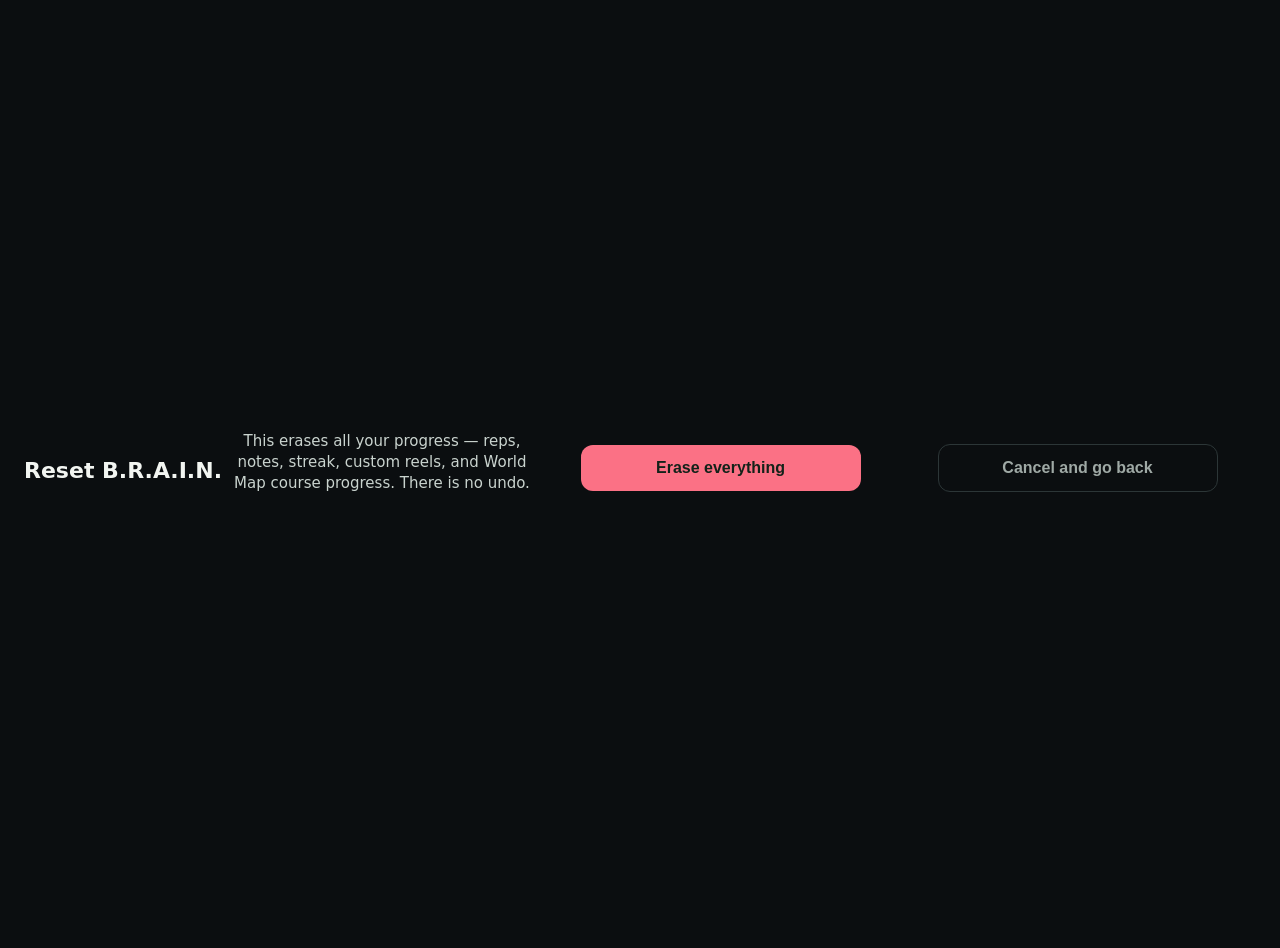
<file: reset.html>
<!doctype html>
<meta charset="utf-8">
<title>Reset B.R.A.I.N.</title>
<meta name="viewport" content="width=device-width, initial-scale=1">
<style>
  :root { color-scheme: dark; }
  body {
    margin: 0; min-height: 100vh; display: flex; align-items: center; justify-content: center;
    background: #0b0e10; color: #f2f5f1; font-family: -apple-system, BlinkMacSystemFont, 'Segoe UI', system-ui, sans-serif;
    text-align: center; padding: 24px;
  }
  h1 { font-size: 22px; margin: 0 0 8px; }
  p { color: #c9d3ce; font-size: 15px; margin: 0 0 24px; max-width: 320px; line-height: 1.4; }
  button {
    border: none; border-radius: 12px; padding: 14px 32px; font-size: 16px; font-weight: 600;
    cursor: pointer; display: block; width: 100%; max-width: 280px; margin: 0 auto 12px;
  }
  .btn-danger { background: #fb7185; color: #122219; }
  .btn-ghost { background: transparent; color: #9fa9a5; border: 1px solid #2c3637; }
</style>

<script>
  const CONFIRM_TEXT = 'RESET';

  function doReset() {
    const keys = Object.keys(localStorage).filter(key => key.startsWith('braingym.'));
    keys.forEach(key => localStorage.removeItem(key));
    window.location.replace('./');
  }

  function ask() {
    const input = prompt('Type RESET to confirm you want to erase all progress. This cannot be undone.');
    if (input === CONFIRM_TEXT) {
      doReset();
    } else if (input !== null) {
      alert('Reset cancelled — you must type RESET exactly.');
    }
    // null = user cancelled prompt, do nothing
  }

  // Fallback for automated environments: expose a direct reset function
  // that still requires the exact string (not confirm() which returns boolean).
  window._resetBrainGym = function(code) {
    if (code !== CONFIRM_TEXT) return false;
    doReset();
    return true;
  };
</script>

<h1>Reset B.R.A.I.N.</h1>
<p>This erases all your progress — reps, notes, streak, custom reels, and World Map course progress. There is no undo.</p>
<button class="btn-danger" onclick="ask()">Erase everything</button>
<button class="btn-ghost" onclick="window.location.replace('./')">Cancel and go back</button>
</file>
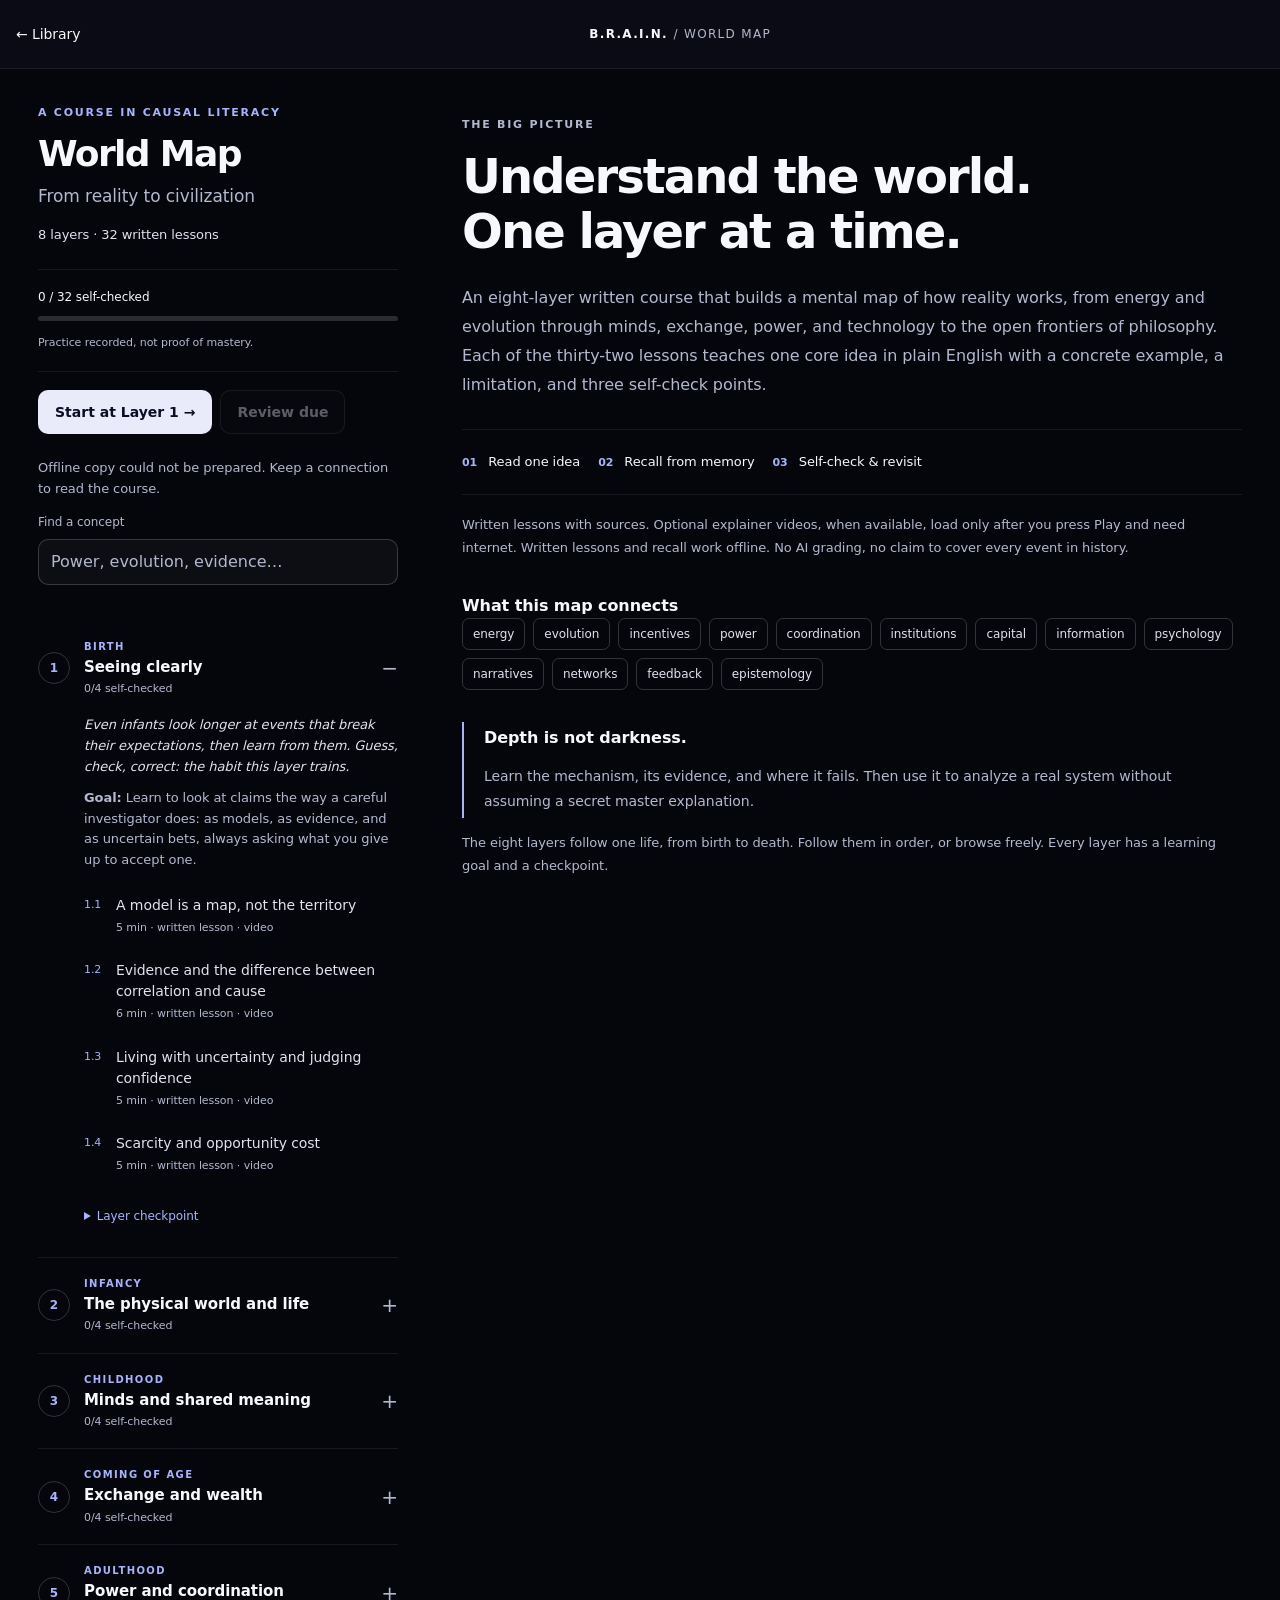
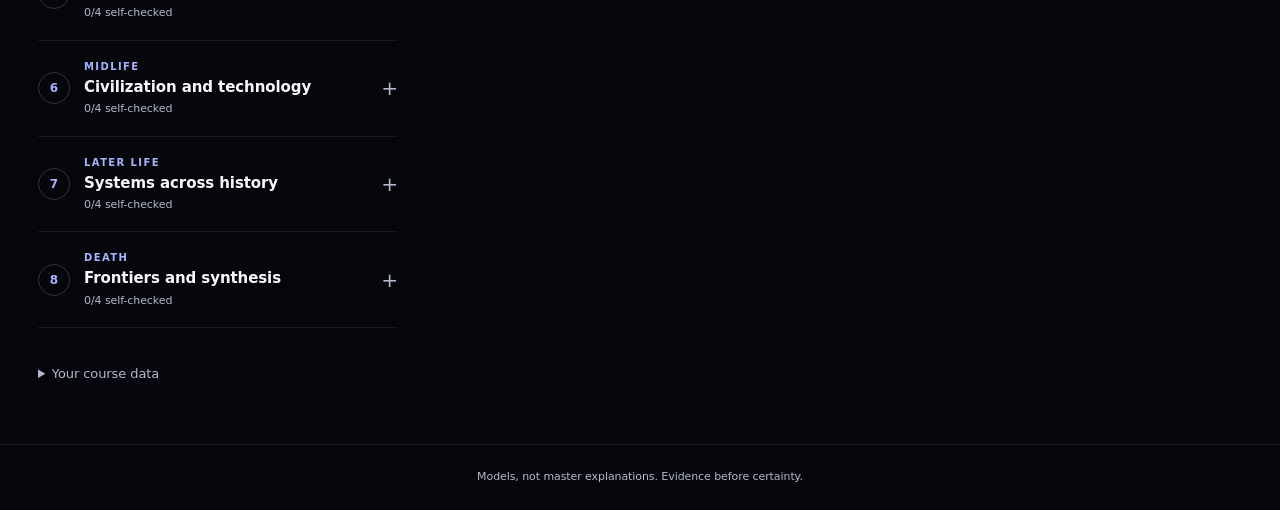
<file: world.html>
<!doctype html>
<html lang="en">
<head>
  <meta charset="utf-8">
  <meta name="viewport" content="width=device-width, initial-scale=1, viewport-fit=cover">
  <meta name="theme-color" content="#0a0b14">
  <meta name="apple-mobile-web-app-capable" content="yes">
  <title>World Map · B.R.A.I.N.</title>
  <link rel="manifest" href="manifest.json">
  <link rel="icon" href="icons/icon-192.png">
  <link rel="apple-touch-icon" href="icons/apple-touch-icon.png">
  <link rel="stylesheet" href="style.css">
  <link rel="stylesheet" href="world.css">
  <script type="module" src="src/world-map.js"></script>
</head>
<body class="world-page">
<a class="world-skip" href="#worldMain">Skip to course</a>
<header class="world-topbar">
  <a class="world-library" href="./?go=library" aria-label="Back to B.R.A.I.N. Library">← Library</a>
  <span class="world-brand">B.R.A.I.N. <span>/ WORLD MAP</span></span>
  <button id="worldMapBtn" class="world-button secondary" type="button" hidden>All layers</button>
</header>
<main id="worldMain" class="world-main">
  <div id="worldLoading" class="world-loading" role="status">Loading your learning map…</div>
  <section id="worldError" class="world-error" role="alert" hidden>
    <h1>The course could not load.</h1>
    <p id="worldErrorText">Check your connection, then try again.</p>
    <button class="world-button" type="button" onclick="location.reload()">Try again</button>
    <a href="./?go=library">Return to Library</a>
  </section>
  <div id="worldApp" hidden>
    <p id="worldWarning" class="world-warning" role="status" hidden></p>
    <div class="world-grid">
      <aside class="world-sidebar" aria-label="Learning map">
        <div class="world-course-head">
          <p class="world-eyebrow">A course in causal literacy</p>
          <h1 id="courseTitle">World Map</h1>
          <p id="courseSubtitle" class="world-subtitle">From reality to civilization</p>
          <p id="courseCounts" class="world-course-counts"></p>
        </div>
        <div class="world-progress-wrap">
          <div class="world-progress-label"><span id="worldProgressText">No lessons self-checked yet</span><span id="worldDueText"></span></div>
          <progress id="worldProgress" value="0" max="1" aria-label="Lessons with a self-checked recall"></progress>
          <small>Practice recorded, not proof of mastery.</small>
        </div>
        <div class="world-actions">
          <button id="worldContinue" class="world-button" type="button">Start at Layer 1 →</button>
          <button id="worldReview" class="world-button secondary" type="button" disabled>Review due</button>
        </div>
        <p id="worldOfflineStatus" class="world-small" role="status">Preparing an offline copy…</p>
        <label class="world-search-label" for="worldSearch">Find a concept</label>
        <div class="world-search-row"><input id="worldSearch" type="search" placeholder="Power, evolution, evidence…" autocomplete="off"><button id="worldClear" class="world-button secondary" type="button" hidden>Clear</button></div>
        <p id="worldSearchStatus" class="world-small" role="status"></p>
        <nav id="worldRoadmap" aria-label="Course layers"></nav>
        <details class="world-data">
          <summary>Your course data</summary>
          <p>Saved on this device only. World Map progress is separate from video progress and does not add video XP or daily-goal credit.</p>
          <button id="worldExport" class="world-button secondary" type="button">Export course progress</button>
          <button id="worldImportBtn" class="world-button secondary" type="button">Import course progress</button>
          <input id="worldImport" type="file" accept="application/json,.json" hidden>
          <p id="worldDataStatus" role="status"></p>
        </details>
      </aside>
      <div class="world-content">
        <section id="worldOverview" class="world-overview">
          <p class="world-eyebrow">The big picture</p>
          <h2>Understand the world.<br>One layer at a time.</h2>
          <p id="courseDescription"></p>
          <div class="world-method">
            <span><b>01</b> Read one idea</span><span><b>02</b> Recall from memory</span><span><b>03</b> Self-check & revisit</span>
          </div>
          <p class="world-small">Written lessons with sources. Optional explainer videos, when available, load only after you press Play and need internet. Written lessons and recall work offline. No AI grading, no claim to cover every event in history.</p>
          <h3>What this map connects</h3>
          <div id="worldCoverage" class="world-coverage"></div>
          <div class="world-overview-note"><b>Depth is not darkness.</b><p>Learn the mechanism, its evidence, and where it fails. Then use it to analyze a real system without assuming a secret master explanation.</p></div>
          <p class="world-small">The eight layers follow one life, from birth to death. Follow them in order, or browse freely. Every layer has a learning goal and a checkpoint.</p>
        </section>
        <section id="worldLesson" hidden aria-labelledby="lessonTitle">
          <p id="lessonPosition" class="world-eyebrow"></p>
          <h2 id="lessonTitle" tabindex="-1"></h2>
          <p id="lessonSummary" class="world-lesson-summary"></p>
          <p id="lessonMeta" class="world-small"></p>
          <ol class="world-stepper" aria-label="Lesson steps"><li id="worldStepRead" aria-current="step">Read</li><li id="worldStepRecall">Recall</li><li id="worldStepCheck">Self-check</li></ol>
          <article id="lessonBody" class="world-reading"></article>
          <section id="worldRecall" class="world-recall" hidden>
            <h3>Explain it from memory</h3>
            <p id="worldPrompt"></p>
            <label for="worldNote">Your explanation, an example, and a limitation</label>
            <textarea id="worldNote" rows="7" maxlength="12000" placeholder="Close the lesson. What was the mechanism? Where would it fail?"></textarea>
            <p class="world-small">At least 15 characters. Drafts save locally. No automatic grading.</p>
            <button id="worldReveal" class="world-button" type="button" disabled>Lock answer & self-check →</button>
          </section>
          <section id="worldCheck" class="world-check" hidden>
            <h3>Self-check, honestly</h3>
            <p>Mark only the points already present in your locked answer. This is self-reported—not AI-graded or verified mastery.</p>
            <div id="worldPoints" class="world-points"></div>
            <fieldset class="world-rating"><legend>How well could you explain it?</legend>
              <label><input type="radio" name="world-rating" value="1">1 · Lost</label>
              <label><input type="radio" name="world-rating" value="2">2 · Shaky</label>
              <label><input type="radio" name="world-rating" value="3">3 · Got it</label>
              <label><input type="radio" name="world-rating" value="4">4 · Solid</label>
              <label><input type="radio" name="world-rating" value="5">5 · Can teach</label>
            </fieldset>
            <p id="worldRatingHint" class="world-small" role="status">Choose a rating after checking your answer.</p>
            <button id="worldSave" class="world-button" type="button" disabled>Save self-checked practice</button>
            <details id="worldPrevious" class="world-previous" hidden><summary>Your previous answer</summary><p id="worldPreviousText"></p></details>
          </section>
          <section id="worldDone" class="world-done" role="status" hidden><h3>Practice recorded.</h3><p id="worldDoneText"></p></section>
          <div class="world-lesson-actions">
            <button id="worldBeginRecall" class="world-button" type="button">Close lesson & recall →</button>
            <button id="worldReRead" class="world-button secondary" type="button" hidden>Read again</button>
          </div>
          <nav class="world-lesson-nav" aria-label="Previous and next lesson"><button id="worldPrev" class="world-button secondary" type="button">← Previous</button><button id="worldNext" class="world-button secondary" type="button">Next lesson →</button></nav>
        </section>
      </div>
    </div>
  </div>
</main>
<footer class="world-footer">Models, not master explanations. Evidence before certainty.</footer>
</body>
</html>
</file>
<file: style.css>
/* ═══════════════════════════════════════════════════════════
   B.R.A.I.N. Phase 5 — Mobile-first native-feel stylesheet
   Layers: tokens → base → layout → components → screens → utilities → media
   ═══════════════════════════════════════════════════════════ */

/* ── 1. TOKENS ─────────────────────────────────────────── */
:root {
  color-scheme: dark;
  /* colour — ink canvas, dark translucent panels, one indigo accent */
  --bg:        #05060c;
  --bar:       #0a0b14;
  --surface:   rgba(255,255,255,.035);
  --surface-2: rgba(255,255,255,.08);
  --line:      rgba(255,255,255,.08);
  --line-strong:rgba(255,255,255,.18);
  --fg:        #f7f8fc;
  --fg-2:      #e0e2ee;
  --muted:     #b4b8cf;
  --accent:    #a5b4fc;
  --on-accent: #0b0d24;
  --accent-tint:rgba(129,140,248,.10);
  --primary:   #e9ebfa;   /* the one light button */
  --warn:      #f5c26b;
  --danger:    #ff7a93;
  --badge:     #d93f4f;
  --success:   #6ee7a8;
  /* glass */
  --glass-fill:linear-gradient(180deg, rgba(22,24,38,.88), rgba(14,15,26,.88));   /* dark base: text never sits on raw colour */
  --glass-hi:  inset 0 1px 0 rgba(255,255,255,.06);
  --glass-bar: rgba(10,11,20,.86);   /* = --bar (#0a0b14) at 86%: keeps theme-color matching the nav */
  --glass-sheet:rgba(11,12,22,.96);
  --glass-blur:blur(24px) saturate(160%);
  /* Aurora: a 130x281 JPEG (2 KB) baked from the gradients below, stretched to cover.
     Painting gradients live at full size cost a frame on every repaint; an image just
     composites. Retune them, re-render at 130x281 over --bg, re-embed. */
  --aurora: url("[data-uri]") center / cover no-repeat;
  /* source:
    radial-gradient(90% 40% at 20% 0%, rgba(99,102,241,.13), transparent 70%)
  */
  /* type (px) */
  --t-large:   30px;
  --t-title:   22px;
  --t-headline:17px;
  --t-body:    16px;
  --t-sub:     15px;
  --t-foot:    14px;
  --t-cap:     13px;
  --font: -apple-system, BlinkMacSystemFont, "Segoe UI", system-ui, sans-serif;
  /* space */
  --s1: 4px;  --s2: 8px;  --s3: 12px;  --s4: 16px;
  --s5: 20px; --s6: 24px; --s8: 32px;
  /* radius */
  --r-sm: 10px;  --r-md: 14px;  --r-lg: 20px;  --r-pill: 999px;
  /* motion */
  --ease-out: cubic-bezier(.2,.8,.2,1);
  --dur-push: 280ms;
  --dur-fade: 160ms;
  /* layout */
  --tabbar-h: 56px;
  --screen-px: 16px;   /* .screen's side padding: lets full-bleed bars cancel it */
  --safe-t: env(safe-area-inset-top);
  --safe-b: env(safe-area-inset-bottom);
  --kb: 0px;
}

/* Written-course entry; existing video controls remain unchanged. */
.world-entry { display:flex; align-items:center; justify-content:space-between; gap:16px; padding:16px; margin-bottom:18px; border:1px solid var(--line-strong); border-radius:var(--r-md); background:var(--surface); color:var(--fg); text-decoration:none; min-height:72px; }
.world-entry strong { display:block; font-size:17px; }
.world-entry small { display:block; margin-top:4px; color:var(--muted); font-size:12px; line-height:1.5; }
.world-entry > span:last-child { color:var(--accent); font-size:22px; }
.world-entry small.world-entry-due { color:var(--accent); font-weight:600; }

/* ── 2. BASE ───────────────────────────────────────────── */
*, *::before, *::after {
  box-sizing: border-box;
  -webkit-tap-highlight-color: transparent;
}

html {
  overflow-x: hidden;
  overscroll-behavior-y: contain;
  /* document scrolls naturally — no height:100% lock */
}

body {
  margin: 0;
  padding: 0;
  background: var(--bg);
  color: var(--fg);
  font: var(--t-body, 16px)/1.5 var(--font);
  -webkit-font-smoothing: antialiased;
  -webkit-text-size-adjust: 100%;
  text-size-adjust: 100%;
  /* body padding for fixed tab bar */
  padding-bottom: calc(var(--tabbar-h) + var(--safe-b));
  min-height: 100vh;   /* iOS < 15.4 has no dvh */
  min-height: 100dvh;
  /* No overflow here: with html's overflow-x set, body's overflow is not passed
     to the viewport, so body became a scroll box that never scrolls and the
     sticky .top-nav stuck to it — the header scrolled away with the page. */
}

button, input, textarea, select {
  font-family: inherit;
}

button:focus-visible,
a:focus-visible,
input:focus-visible,
textarea:focus-visible,
select:focus-visible,
summary:focus-visible {
  outline: 2px solid var(--accent);
  outline-offset: 2px;
}

button:active {
  transform: scale(.98);
}

a { color: inherit; }

h1, h2, h3, h4 { margin: 0; }

/* text */
.muted          { color: var(--muted); font-size: var(--t-foot, 13px); margin: 0; }
h2.sh           { font-size: 12px; color: var(--fg-2); letter-spacing: .04em; text-transform: none;
                  margin: var(--s6, 24px) 0 var(--s3, 12px); font-weight: 700; }

/* sr-only (unchanged) */
.sr-only {
  position: absolute; width: 1px; height: 1px; padding: 0; margin: -1px;
  overflow: hidden; clip: rect(0,0,0,0); white-space: nowrap; border: 0;
}

/* legacy hidden elements (keep IDs for JS, hide visually) */
.legacy-hidden {
  position: absolute; width: 1px; height: 1px; padding: 0; margin: -1px;
  overflow: hidden; clip: rect(0,0,0,0); white-space: nowrap; border: 0;
}

/* [hidden] — only !important allowed */
[hidden] { display: none !important; }

/* ── 3. LAYOUT ─────────────────────────────────────────── */

/* scroll sentinel (invisible, 1px above screens for IntersectionObserver) */
#scrollSentinel {
  position: absolute; top: 0; left: 0; width: 100%; height: 1px; pointer-events: none;
}

/* top nav (sticky) */
.top-nav {
  position: sticky;
  top: 0;
  z-index: 50;
  display: flex;
  align-items: center;
  justify-content: space-between;
  gap: var(--s3, 12px);
  padding: calc(var(--safe-t) + var(--s3, 12px)) var(--s4, 16px) var(--s3, 12px);
  min-height: calc(48px + var(--safe-t));
  background: var(--bar);
  border-bottom: 1px solid var(--line);
}

.nav-title {
  font-size: var(--t-large, 30px);
  font-weight: 700;
  letter-spacing: -.04em;
  line-height: 1.13;
  margin: 0;
  transition: font-size var(--dur-fade, 160ms) var(--ease-out);
}
/* collapsed title when scrolled past sentinel */
.top-nav.is-scrolled .nav-title {
  font-size: var(--t-headline, 17px);
  letter-spacing: -.02em;
}

.nav-action {
  display: flex;
  align-items: center;
  gap: var(--s2, 8px);
  flex: 0 0 auto;
}

/* screens (document-flow container — scrolls with body) */
.screens {
  /* no overflow:auto here — document scrolls */
  min-height: calc(100vh - var(--tabbar-h) - var(--safe-b) - 48px - var(--safe-t));
  min-height: calc(100dvh - var(--tabbar-h) - var(--safe-b) - 48px - var(--safe-t));
}

.screen {
  display: none;
  padding: var(--s4, 16px) var(--s4, 16px) var(--s6, 24px);
}
.screen.active {
  display: block;
}

/* tab bar (fixed bottom) */
.tabbar {
  position: fixed;
  bottom: 0;
  left: 0;
  right: 0;
  z-index: 50;
  display: flex;
  height: calc(var(--tabbar-h) + var(--safe-b));
  padding-bottom: var(--safe-b);
  background: var(--bar);
  border-top: 1px solid var(--line);
  box-shadow: 0 -10px 30px rgba(0,0,0,.18);
  /* safe-area inset handled by padding-bottom */
}

.tab {
  flex: 1;
  background: none;
  border: 0;
  color: var(--fg-2);
  display: flex;
  flex-direction: column;
  align-items: center;
  justify-content: center;
  gap: 4px;
  padding: var(--s2, 8px) 4px;
  min-height: calc(var(--tabbar-h) - 2px);
  font: 600 12px/1.1 var(--font);
  cursor: pointer;
  user-select: none;
  -webkit-touch-callout: none;
  touch-action: manipulation;
  transition: color var(--dur-fade, 160ms);
}

.tab svg {
  width: 22px;
  height: 22px;
  opacity: .85;
  transition: opacity var(--dur-fade, 160ms);
}

.tab span {
  display: flex;
  align-items: center;
  gap: 4px;
}

.tab i {
  font-style: normal;
  font-size: 10px;
  opacity: .75;
  font-variant-numeric: tabular-nums;
}

.tab.active {
  color: var(--accent);
}
.tab.active svg {
  opacity: 1;
}

/* ── 4. COMPONENTS ─────────────────────────────────────── */

/* ── buttons ── */
.btn {
  display: inline-flex;
  align-items: center;
  justify-content: center;
  gap: var(--s2, 8px);
  background: var(--accent);
  color: var(--on-accent);
  border: 0;
  border-radius: var(--r-sm, 10px);
  padding: 11px 15px;
  font: 700 var(--t-foot, 13px)/1 var(--font);
  cursor: pointer;
  min-height: 44px;
  min-width: 44px;
  user-select: none;
  -webkit-touch-callout: none;
  touch-action: manipulation;
  transition: opacity 80ms, transform 80ms;
}

.btn:active {
  transform: scale(.97);
  opacity: .8;
}

.btn.ghost {
  background: none;
  border: 1px solid var(--line-strong);
  color: var(--fg);
  font-weight: 600;
}

.btn.red {
  color: var(--danger);
  border-color: var(--danger);
  background: none;
}

.btn.big {
  width: 100%;
  padding: 15px;
  font-size: var(--t-body, 16px);
  min-height: 52px;
}

.btn:disabled {
  opacity: .35;
  cursor: not-allowed;
}

/* icon-only button */
.btn-icon {
  width: 44px;
  height: 44px;
  padding: 0;
  background: none;
  border: 0;
  color: var(--fg-2);
  cursor: pointer;
  display: inline-flex;
  align-items: center;
  justify-content: center;
  border-radius: var(--r-sm, 10px);
  touch-action: manipulation;
  user-select: none;
  -webkit-touch-callout: none;
}
.btn-icon:hover { color: var(--fg); }

/* ── chips ── */
.chip {
  display: inline-block;
  font-size: var(--t-cap, 12px);
  font-weight: 600;
  padding: 3px 8px;
  border-radius: var(--r-pill, 999px);
  background: var(--surface-2);
  color: var(--fg-2);
  user-select: none;
  -webkit-touch-callout: none;
}

.chip.hi      { color: var(--warn); background: var(--accent-tint); }
.chip.en      { color: var(--fg-2); background: var(--surface-2); }
.chip.igchip  { color: var(--accent); background: var(--accent-tint); }
.chip.done    { color: var(--accent); background: var(--accent-tint); }

.row {
  display: flex;
  align-items: center;
  gap: var(--s1, 4px);
  flex-wrap: wrap;
}

/* ── cards (grid + list) ── */
.grid {
  display: grid;
  /* minmax(0, …): a bare 1fr never shrinks below its widest row, which pushed
     the Library 40px past a 320px screen and made phones zoom out. */
  grid-template-columns: minmax(0, 1fr);
  gap: var(--s3, 12px);
}

.list {
  display: flex;
  flex-direction: column;
  gap: var(--s3, 12px);
}

.card {
  background: var(--surface);
  border: 1px solid var(--line);
  border-radius: var(--r-md, 14px);
  overflow: hidden;
  display: flex;
  flex-direction: column;
}

.card .thumb {
  position: relative;
  aspect-ratio: 16/9;
  background: #000;
  cursor: pointer;
  user-select: none;
  -webkit-touch-callout: none;
}

.card .thumb img {
  width: 100%;
  height: 100%;
  object-fit: cover;
  display: block;
  opacity: .9;
}

.card .play {
  position: absolute;
  inset: 0;
  display: grid;
  place-items: center;
  color: #fff;
  text-shadow: 0 2px 10px #0b0e10;
  background: rgba(0,0,0,.25);
}

.card .play svg {
  width: 36px;
  height: 36px;
}

.card .badge {
  position: absolute;
  right: 7px;
  bottom: 7px;
  background: rgba(0,0,0,.8);
  border-radius: 6px;
  padding: 2px 8px;
  font-size: var(--t-cap, 12px);
  font-variant-numeric: tabular-nums;
  color: var(--fg-2);
}

.card .body {
  padding: 14px;
  display: flex;
  flex-direction: column;
  gap: var(--s2, 8px);
  flex: 1;
  min-width: 0;
}

.card h4 {
  margin: 0;
  font-size: var(--t-sub, 15px);
  line-height: 1.32;
  font-weight: 600;
  display: -webkit-box;
  -webkit-line-clamp: 2;
  -webkit-box-orient: vertical;
  overflow: hidden;
}

.card .chan {
  color: var(--muted);
  font-size: var(--t-cap, 12px);
}

.card .why {
  color: var(--fg-2);
  font-size: var(--t-foot, 13px);
  line-height: 1.45;
  display: -webkit-box;
  -webkit-line-clamp: 2;
  -webkit-box-orient: vertical;
  overflow: hidden;
}

.card .foot {
  margin-top: auto;
  display: flex;
  align-items: center;
  gap: var(--s1, 4px);
}

.card .thumb.ig {
  background: linear-gradient(135deg, #1b1424, #241a2e);
}

.reeltile {
  position: absolute;
  inset: 0;
  display: grid;
  place-content: center;
  gap: 4px;
  text-align: center;
  font-weight: 800;
  letter-spacing: .26em;
  font-size: var(--t-cap, 12px);
  color: var(--accent);
}

.reeltile span {
  display: block;
  letter-spacing: .04em;
  font-weight: 500;
  font-size: 10px;
  color: var(--muted);
}

/* ── lesson-row (compact list rows for Today "Also today" + Library) ── */
.lesson-row {
  display: flex;
  align-items: center;
  gap: var(--s3, 12px);
  padding: var(--s3, 12px);
  background: var(--surface);
  border: 1px solid var(--line);
  border-radius: var(--r-md, 14px);
  cursor: pointer;
  min-height: 64px;
  user-select: none;
  -webkit-touch-callout: none;
  touch-action: manipulation;
  transition: opacity 80ms;
}

.lesson-row:active {
  opacity: .6;
}

.lesson-row .thumb {
  flex: 0 0 64px;
  width: 64px;
  height: 40px;
  border-radius: var(--r-sm, 10px);
  overflow: hidden;
  background: #000;
}

.lesson-row .thumb img {
  width: 100%;
  height: 100%;
  object-fit: cover;
}

.lesson-row .thumb.ig {
  background: var(--accent-tint);
  display: grid;
  place-items: center;
  color: var(--accent);
  font-weight: 700;
  font-size: 10px;
}

.lesson-row .info {
  flex: 1;
  min-width: 0;
}

.lesson-row .info h4 {
  font-size: var(--t-body, 16px);
  line-height: 1.3;
  margin: 0;
  overflow: hidden;
  text-overflow: ellipsis;
  white-space: nowrap;
}

.lesson-row .info .meta {
  font-size: var(--t-cap, 12px);
  color: var(--muted);
  margin-top: 2px;
}

.lesson-row .chevron {
  flex: 0 0 auto;
  color: var(--muted);
}

/* ── lesson-row internals (parent renders inside .lesson-row.card button) ── */
.row-art {
  flex: 0 0 64px;
  width: 64px;
  height: 40px;
  border-radius: var(--r-sm, 10px);
  overflow: hidden;
  background: #000;
}

.row-art img {
  width: 100%;
  height: 100%;
  object-fit: cover;
}

.row-art.ig {
  background: var(--accent-tint);
  display: grid;
  place-items: center;
  color: var(--accent);
  font-weight: 700;
  font-size: 10px;
}

.row-copy {
  flex: 1;
  min-width: 0;
}

.row-copy h4 {
  font-size: var(--t-body, 16px);
  line-height: 1.3;
  margin: 0;
  overflow: hidden;
  text-overflow: ellipsis;
  white-space: nowrap;
}

.row-copy .meta {
  font-size: var(--t-cap, 12px);
  color: var(--muted);
  margin-top: 2px;
}

.row-state {
  font-size: var(--t-cap, 12px);
  color: var(--muted);
  white-space: nowrap;
}

.row-chevron {
  flex: 0 0 auto;
  color: var(--muted);
}

/* ── row-group (grouped section of lesson-rows) ── */
.row-group {
  display: flex;
  flex-direction: column;
}

.row-group-header {
  font-size: var(--t-cap, 12px);
  color: var(--muted);
  text-transform: uppercase;
  letter-spacing: .06em;
  padding: var(--s3, 12px) var(--s1, 4px) var(--s2, 8px);
}

/* ── today-feature (hero / up-next card) ── */
.today-feature {
  display: flex;
  align-items: flex-start;
  justify-content: space-between;
  gap: var(--s4, 16px);
  background: var(--accent-tint);
  border: 1px solid var(--line-strong);
  border-radius: var(--r-lg, 20px);
  padding: var(--s5, 20px);
  margin-bottom: var(--s4, 16px);
  min-height: 138px;
}

.today-feature .hero-copy {
  min-width: 0;
  flex: 1;
}

.hero-kicker {
  display: block;
  color: var(--accent);
  font-size: var(--t-cap, 12px);
  font-weight: 700;
  letter-spacing: .04em;
  margin-bottom: var(--s2, 8px);
}

.hero h1,
.today-feature h1 {
  font-size: 25px;
  line-height: 1.17;
  letter-spacing: -.035em;
  margin: 0 0 7px;
  /* keep #sessTitle ID-based styles working */
}

.hero .lvl,
.today-feature .lvl,
#heroLvl {
  color: var(--fg-2);
  font-size: var(--t-cap, 12px);
  font-weight: 600;
  margin-top: 9px;
}

/* ── feature card internals (parent renders these inside .today-feature.card) ── */
.feature-art {
  position: relative;
  aspect-ratio: 16/9;
  background: #000;
  overflow: hidden;
  border-radius: var(--r-md, 14px) var(--r-md, 14px) 0 0;
}

.feature-art img {
  width: 100%;
  height: 100%;
  object-fit: cover;
  display: block;
}

.feature-play {
  position: absolute;
  inset: 0;
  display: grid;
  place-items: center;
  background: rgba(0,0,0,.25);
  color: #fff;
}

.feature-duration {
  position: absolute;
  right: 7px;
  bottom: 7px;
  background: rgba(0,0,0,.8);
  border-radius: 6px;
  padding: 2px 8px;
  font-size: var(--t-cap, 12px);
  font-variant-numeric: tabular-nums;
  color: var(--fg-2);
}

.feature-body {
  padding: var(--s4, 16px);
  display: flex;
  flex-direction: column;
  gap: var(--s2, 8px);
}

.feature-eyebrow {
  font-size: var(--t-cap, 12px);
  font-weight: 700;
  letter-spacing: .04em;
  color: var(--accent);
  text-transform: uppercase;
}

.feature-title {
  font-size: 21px;
  line-height: 1.2;
  letter-spacing: -.02em;
  margin: 0;
}

.feature-meta {
  display: flex;
  align-items: center;
  gap: var(--s2, 8px);
  flex-wrap: wrap;
}

.feature-dur {
  font-size: var(--t-foot, 13px);
  color: var(--muted);
}

.feature-segments {
  display: flex;
  gap: 4px;
  margin: var(--s2, 8px) 0;
}

.segment-bar {
  flex: 1;
  height: 4px;
  background: var(--line);
  border-radius: var(--r-pill, 999px);
  transition: background var(--dur-fade, 160ms);
}

.segment-bar.done {
  background: var(--accent);
}

/* ── ring (progress ring) ── */
.ring {
  position: relative;
  width: 58px;
  height: 58px;
  flex: 0 0 auto;
  margin-top: 18px;
}

.ring svg {
  transform: rotate(-90deg);
  width: 58px;
  height: 58px;
}

.ring circle {
  fill: none;
  stroke-width: 4;
}

.ring .bg { stroke: var(--line); }

.ring .fg {
  stroke: var(--accent);
  stroke-linecap: round;
  stroke-dasharray: 113;
  stroke-dashoffset: 113;
  transition: stroke-dashoffset .5s var(--ease-out);
}

.ring span {
  position: absolute;
  inset: 0;
  display: grid;
  place-items: center;
  font-size: var(--t-cap, 12px);
  font-weight: 700;
  font-variant-numeric: tabular-nums;
}

/* ── empty state ── */
.emptystate {
  background: var(--surface);
  border: 1px solid var(--line);
  border-radius: var(--r-md, 14px);
  padding: var(--s6, 24px) var(--s5, 20px);
  text-align: center;
}

.emptystate h2 {
  font-size: 19px;
  margin: 0 0 6px;
  color: var(--fg);
}

.emptystate .btn {
  margin: var(--s4, 16px) 4px 0;
}

/* ── row-item (lesson row wrapper) ── */
.row-item {
  display: flex;
  align-items: center;
  gap: var(--s2, 8px);
  min-width: 0;
}
.row-item > .lesson-row { min-width: 0; flex: 1 1 auto; }

.row-item .lesson-row {
  flex: 1;
  min-width: 0;
}

.remove-reel {
  flex: 0 0 auto;
  width: 44px;
  height: 44px;
  padding: 0;
  background: none;
  border: 1px solid var(--line);
  color: var(--danger);
  border-radius: var(--r-sm, 10px);
  cursor: pointer;
  display: inline-flex;
  align-items: center;
  justify-content: center;
  touch-action: manipulation;
  user-select: none;
  -webkit-touch-callout: none;
}

.remove-reel svg {
  width: 16px;
  height: 16px;
}

/* ── skeleton ── */
.skeleton {
  display: flex;
  flex-direction: column;
  gap: var(--s3, 12px);
  padding: var(--s3, 12px) 0;
}

.skeleton-box {
  width: 100%;
  background: var(--surface-2);
  border-radius: var(--r-md, 14px);
  animation: skeleton-pulse 1.5s ease-in-out infinite;
}

.skeleton-line {
  height: 14px;
  background: var(--surface-2);
  border-radius: var(--r-pill, 999px);
  animation: skeleton-pulse 1.5s ease-in-out infinite;
}

.skeleton-line.w-80 { width: 80%; }
.skeleton-line.w-60 { width: 60%; }
.skeleton-line.w-50 { width: 50%; }
.skeleton-line.w-45 { width: 45%; }
.skeleton-line.w-40 { width: 40%; }
.skeleton-line.w-35 { width: 35%; }
.skeleton-line.w-30 { width: 30%; }

@keyframes skeleton-pulse {
  0%, 100% { opacity: .4; }
  50%      { opacity: .7; }
}

/* ── module chips ── */
.module-chips {
  display: flex;
  gap: var(--s2, 8px);
  overflow-x: auto;
  padding: var(--s3, 12px) 0 var(--s1, 4px);
  scrollbar-width: none;
  mask-image: linear-gradient(to right, #000 0%, #000 88%, transparent 100%);
  -webkit-mask-image: linear-gradient(to right, #000 0%, #000 88%, transparent 100%);
}

.module-chips::-webkit-scrollbar { display: none; }

.module-chips button {
  background: var(--surface);
  border: 1px solid var(--line);
  color: var(--fg-2);
  border-radius: var(--r-pill, 999px);
  padding: 10px 15px;
  font: 600 var(--t-foot, 13px)/1 var(--font);
  cursor: pointer;
  white-space: nowrap;
  min-height: 42px;
  user-select: none;
  -webkit-touch-callout: none;
  touch-action: manipulation;
}

.module-chips button.on {
  background: var(--accent);
  color: var(--on-accent);
  border-color: transparent;
}

/* ── module-chip (individual chip in library module row) ── */
.module-chip {
  display: inline-flex;
  align-items: center;
  gap: var(--s1, 4px);
  font-size: var(--t-cap, 12px);
  font-weight: 600;
  padding: 6px 12px;
  border-radius: var(--r-pill, 999px);
  background: var(--surface);
  border: 1px solid var(--line);
  color: var(--fg-2);
  cursor: pointer;
  white-space: nowrap;
  user-select: none;
  -webkit-touch-callout: none;
  touch-action: manipulation;
}

.module-chip .dot {
  width: 8px;
  height: 8px;
  border-radius: 50%;
  flex: 0 0 auto;
}

.module-chip.on {
  background: var(--accent);
  color: var(--on-accent);
  border-color: transparent;
}

/* legacy .chiprow (keep for JS that references it) */
.chiprow {
  display: flex;
  gap: var(--s2, 8px);
  overflow-x: auto;
  padding: var(--s3, 12px) 0 var(--s1, 4px);
  scrollbar-width: none;
  mask-image: linear-gradient(to right, #000 0%, #000 88%, transparent 100%);
  -webkit-mask-image: linear-gradient(to right, #000 0%, #000 88%, transparent 100%);
}
.chiprow::-webkit-scrollbar { display: none; }
.chiprow button {
  background: var(--surface);
  border: 1px solid var(--line);
  color: var(--fg-2);
  border-radius: var(--r-pill, 999px);
  padding: 10px 15px;
  font: 600 var(--t-foot, 13px)/1 var(--font);
  cursor: pointer;
  white-space: nowrap;
  min-height: 42px;
}
.chiprow button.on {
  background: var(--accent);
  color: var(--on-accent);
  border-color: transparent;
}

/* ── search row ── */
.search-row {
  position: relative;
  display: flex;
  align-items: center;
  margin-bottom: var(--s3, 12px);
}

.search-icon {
  position: absolute;
  left: 14px;
  color: var(--muted);
  pointer-events: none;
}

.search-row input {
  width: 100%;
  background: var(--surface-2);
  border: 1px solid var(--line);
  color: var(--fg);
  border-radius: var(--r-pill, 999px);
  padding: 12px 16px 12px 40px;
  font: var(--t-body, 16px)/1 var(--font);
  outline: none;
  min-height: 46px;
}

.search-row input:focus {
  border-color: var(--accent);
}

.search-clear {
  position: absolute;
  right: 8px;
  width: 32px;
  height: 32px;
  display: flex;
  align-items: center;
  justify-content: center;
  background: var(--surface-2);
  border: 0;
  color: var(--muted);
  border-radius: 50%;
  cursor: pointer;
}

/* legacy .searchrow */
.searchrow { margin-bottom: var(--s3, 12px); }

.searchrow input,
input[type="text"],
#q,
#reelUrl {
  background: var(--surface-2);
  border: 1px solid var(--line-strong);
  color: var(--fg);
  border-radius: var(--r-sm, 10px);
  padding: 12px 13px;
  font: var(--t-body, 16px)/1 var(--font);
  outline: none;
  min-height: 46px;
}

#q:focus, #reelUrl:focus,
input[type="text"]:focus {
  border-color: var(--accent);
}

input::placeholder, textarea::placeholder {
  color: var(--muted);
  opacity: 1;
}

/* ── library toolbar ── */
.library-toolbar {
  display: flex;
  align-items: center;
  gap: var(--s2, 8px);
  margin-bottom: var(--s3, 12px);
}

.btn-filter {
  display: inline-flex;
  align-items: center;
  gap: var(--s2, 8px);
}

.filter-badge {
  display: inline-flex;
  align-items: center;
  justify-content: center;
  width: 20px;
  height: 20px;
  background: var(--accent);
  color: var(--on-accent);
  border-radius: 50%;
  font-size: 11px;
  font-weight: 700;
}

/* ── segmented controls ── */
.segrow {
  display: flex;
  gap: var(--s2, 8px);
  padding: var(--s3, 12px) 0;
  overflow-x: auto;
  scrollbar-width: none;
}
.segrow::-webkit-scrollbar { display: none; }

.seg {
  display: flex;
  border: 1px solid var(--line);
  border-radius: var(--r-sm, 10px);
  overflow: hidden;
  flex: 0 0 auto;
}

.seg button {
  background: none;
  border: 0;
  color: var(--muted);
  padding: 10px 13px;
  font: 600 var(--t-foot, 13px)/1 var(--font);
  cursor: pointer;
  min-height: 44px;
  user-select: none;
  -webkit-touch-callout: none;
  touch-action: manipulation;
}

.seg button + button {
  border-left: 1px solid var(--line);
}

.seg button.on {
  background: var(--surface-2);
  color: var(--fg);
}

/* ── stat tiles ── */
.stat-tiles {
  display: grid;
  grid-template-columns: repeat(3, 1fr);
  gap: var(--s2, 8px);
  margin-bottom: var(--s4, 16px);
}

.stat-tile {
  background: var(--surface);
  border: 1px solid var(--line);
  border-radius: var(--r-md, 14px);
  padding: var(--s3, 12px);
  text-align: center;
  display: flex;
  flex-direction: column;
  align-items: center;
  gap: 2px;
}

.stat-tile-value,
.stat-value {
  font-size: 28px;
  font-weight: 700;
  font-variant-numeric: tabular-nums;
  letter-spacing: -.02em;
  color: var(--fg);
}

.stat-tile-label,
.stat-label {
  font-size: 10px;
  color: var(--muted);
  text-transform: uppercase;
  letter-spacing: .06em;
}

.stat-sub {
  font-size: 10px;
  color: var(--muted);
}

/* ── module-row (progress modules list) ── */
.module-row {
  display: flex;
  align-items: center;
  gap: var(--s3, 12px);
  padding: var(--s3, 12px) 0;
  cursor: pointer;
  user-select: none;
  -webkit-touch-callout: none;
}

.module-row + .module-row {
  border-top: 1px solid var(--line);
}

.module-label {
  flex: 1;
  min-width: 0;
}

.module-label .name {
  font-size: var(--t-body, 16px);
  font-weight: 600;
  color: var(--fg);
}

.module-label .meta {
  font-size: var(--t-cap, 12px);
  color: var(--muted);
}

.module-progress {
  display: flex;
  align-items: center;
  gap: var(--s2, 8px);
}

.module-progress .bar {
  width: 72px;
  height: 6px;
  background: var(--surface-2);
  border-radius: var(--r-pill, 999px);
  overflow: hidden;
}

.module-progress .bar-fill {
  height: 100%;
  border-radius: var(--r-pill, 999px);
  transition: width .5s var(--ease-out);
}

.module-progress .pct {
  font-size: var(--t-cap, 12px);
  color: var(--muted);
  font-variant-numeric: tabular-nums;
  min-width: 30px;
  text-align: right;
}

/* legacy .statgrid / .stat */
.statgrid {
  display: grid;
  grid-template-columns: repeat(2, 1fr);
  gap: var(--s2, 8px);
}

.stat {
  background: var(--surface);
  border: 1px solid var(--line);
  border-radius: var(--r-sm, 10px);
  padding: 13px;
}

.stat b {
  display: block;
  font-size: 21px;
  font-variant-numeric: tabular-nums;
}

.stat i {
  font-style: normal;
  font-size: 10px;
  color: var(--muted);
  text-transform: uppercase;
  letter-spacing: .08em;
}

/* ── module-row (Progress) ── */
.module-row {
  display: flex;
  align-items: center;
  gap: var(--s3, 12px);
  padding: var(--s3, 12px) 0;
}

.module-row + .module-row {
  border-top: 1px solid var(--line);
}

.module-row .dot {
  width: 10px;
  height: 10px;
  border-radius: 50%;
  flex: 0 0 auto;
}

.module-row .info {
  flex: 1;
  min-width: 0;
}

.module-row .info .name {
  font-size: var(--t-body, 16px);
  font-weight: 600;
}

.module-row .info .count {
  font-size: var(--t-cap, 12px);
  color: var(--muted);
}

.module-row .bar-wrap {
  flex: 0 0 80px;
  height: 6px;
  background: var(--surface-2);
  border-radius: var(--r-pill, 999px);
  overflow: hidden;
}

.module-row .bar-fill {
  height: 100%;
  border-radius: var(--r-pill, 999px);
}

.module-row .pct {
  font-size: var(--t-cap, 12px);
  color: var(--muted);
  font-variant-numeric: tabular-nums;
  width: 36px;
  text-align: right;
}

/* ── progress bars (capacity) ── */
.caps {
  display: flex;
  flex-direction: column;
  gap: 18px;
  background: var(--surface);
  border: 1px solid var(--line);
  border-radius: var(--r-md, 14px);
  padding: 19px;
}

.cap .top2 {
  display: flex;
  justify-content: space-between;
  font-size: var(--t-body, 16px);
  margin-bottom: 6px;
}

.cap .top2 b {
  font-weight: 600;
}

.cap .top2 span {
  color: var(--muted);
  font-variant-numeric: tabular-nums;
}

.cap .bar {
  height: 9px;
  background: var(--surface-2);
  border-radius: var(--r-pill, 999px);
  overflow: hidden;
}

.cap .bar i {
  display: block;
  height: 100%;
  border-radius: var(--r-pill, 999px);
  transition: width .5s var(--ease-out);
}

/* ── queue & notebook ── */
.queue {
  display: flex;
  flex-direction: column;
  gap: var(--s2, 8px);
}

.qitem {
  display: flex;
  align-items: center;
  gap: var(--s2, 8px);
  background: var(--surface);
  border: 1px solid var(--line);
  border-radius: var(--r-sm, 10px);
  padding: 11px 13px;
  font-size: var(--t-foot, 13px);
}

.qitem .t {
  flex: 1;
  overflow: hidden;
  text-overflow: ellipsis;
  white-space: nowrap;
}

.qitem .d {
  color: var(--muted);
  font-size: var(--t-cap, 12px);
}

.notebook {
  display: flex;
  flex-direction: column;
  gap: 9px;
}

.note {
  background: var(--surface);
  border: 1px solid var(--line);
  border-radius: var(--r-sm, 10px);
  padding: 12px 13px;
}

.note .h {
  font-size: var(--t-cap, 12px);
  color: var(--muted);
  display: flex;
  gap: var(--s2, 8px);
  align-items: center;
  margin-bottom: 5px;
}

.note .b {
  font-size: 13px;
  line-height: 1.45;
}

/* ── note as <details> (expandable notebook entry) ── */
.note-details {
  background: var(--surface);
  border: 1px solid var(--line);
  border-radius: var(--r-sm, 10px);
  overflow: hidden;
}

.note-details > summary {
  padding: 12px 13px;
  font-size: var(--t-cap, 12px);
  color: var(--muted);
  cursor: pointer;
  list-style: none;
  display: flex;
  gap: var(--s2, 8px);
  align-items: center;
  user-select: none;
  -webkit-touch-callout: none;
}

.note-details > summary::-webkit-details-marker { display: none; }

.note-details > summary .summary-title {
  flex: 1;
  font-weight: 600;
  color: var(--fg);
  font-size: var(--t-foot, 13px);
}

.note-details > summary .summary-meta {
  font-size: var(--t-cap, 12px);
  color: var(--muted);
}

.note-details > .note-body {
  padding: 0 13px 13px;
  font-size: 13px;
  line-height: 1.45;
  white-space: pre-wrap;
  overflow-wrap: anywhere;
}

.note-details[open] > summary {
  border-bottom: 1px solid var(--line);
}

/* ── organized notebook: module shelf → videos shallow-to-deep → note history ── */
.shelf { display: flex; flex-direction: column; gap: 9px; }
.shelf + .shelf { margin-top: var(--s4, 16px); }
.shelf-h {
  display: flex; align-items: center; gap: var(--s2, 8px);
  margin: 0; font-size: var(--t-sub, 15px);
}
.shelf-h i { width: 10px; height: 10px; border-radius: 50%; background: var(--mod); flex: none; }
.shelf-h small { color: var(--muted); font-size: var(--t-cap, 12px); font-weight: 400; }
.shelf-item { border-left: 3px solid var(--mod); }
.shelf-item > summary { list-style: none; cursor: pointer; display: grid; gap: 3px; }
.shelf-item > summary::-webkit-details-marker { display: none; }
.shelf-item > summary strong { font-size: var(--t-foot, 13px); overflow-wrap: anywhere; }
.shelf-item > summary small { color: var(--muted); font-size: var(--t-cap, 12px); }
.shelf-item .note-excerpt {
  color: var(--fg-2); font-size: 13px;
  display: -webkit-box; -webkit-line-clamp: 2; -webkit-box-orient: vertical; overflow: hidden;
}
.shelf-item[open] .note-excerpt { display: none; }
.depth-tag {
  justify-self: start; text-transform: uppercase; letter-spacing: .06em;
  font-size: 10px; color: var(--mod); font-weight: 600;
}
.note-history { list-style: none; margin: 10px 0; padding: 0; display: flex; flex-direction: column; gap: 10px; }
.note-history li { border-top: 1px solid var(--line); padding-top: 8px; }
.note-history time, .note-history small { color: var(--muted); font-size: var(--t-cap, 12px); }
.note-history p { margin: 4px 0 0; font-size: 13px; line-height: 1.45; white-space: pre-wrap; overflow-wrap: anywhere; }

/* ── toast ── */
.toast {
  position: fixed;
  left: 50%;
  bottom: calc(var(--tabbar-h) + var(--safe-b) + var(--s4, 16px));
  transform: translate(-50%, 150%);
  background: var(--accent);
  color: var(--on-accent);
  font-weight: 700;
  font-size: var(--t-foot, 13px);
  padding: 11px 18px;
  border-radius: var(--r-pill, 999px);
  transition: transform .3s var(--ease-out);
  z-index: 100;
  white-space: nowrap;
  visibility: hidden;
  pointer-events: none;
}

.toast.on {
  transform: translate(-50%, 0);
  visibility: visible;
}

/* ── sheets ── */
.sheet {
  position: fixed;
  inset: 0;
  z-index: 120;
  display: flex;
  align-items: flex-end;
  justify-content: center;
}

.sheet-scrim {
  position: absolute;
  inset: 0;
  background: rgba(6,8,10,.72);
  animation: scrim-in var(--dur-fade, 160ms) var(--ease-out);
}

.sheet-body {
  position: relative;
  background: var(--bar);
  border-top: 1px solid var(--line);
  border-radius: var(--r-lg, 20px) var(--r-lg, 20px) 0 0;
  padding: var(--s6, 24px) var(--s5, 20px) calc(var(--s6, 24px) + var(--safe-b));
  width: 100%;
  max-width: 640px;
  animation: sheet-up var(--dur-push, 280ms) var(--ease-out);
}

.sheet-handle {
  width: 36px;
  height: 4px;
  background: var(--line);
  border-radius: 2px;
  margin: 0 auto var(--s4, 16px);
}

.sheet-body h3 {
  margin: 0 0 var(--s4, 16px);
  font-size: var(--t-headline, 17px);
}

.sheet-section {
  margin-bottom: var(--s4, 16px);
}

.sheet-label {
  display: block;
  font-size: var(--t-cap, 12px);
  color: var(--muted);
  margin-bottom: var(--s2, 8px);
  text-transform: uppercase;
  letter-spacing: .06em;
}

.sheet-input {
  width: 100%;
  background: var(--surface-2);
  border: 1px solid var(--line);
  color: var(--fg);
  border-radius: var(--r-sm, 10px);
  padding: 12px 13px;
  font: var(--t-body, 16px)/1 var(--font);
  outline: none;
  min-height: 46px;
}

.sheet-input:focus {
  border-color: var(--accent);
}

.sheet-select {
  background: var(--surface-2);
  border: 1px solid var(--line);
  color: var(--fg);
  border-radius: var(--r-sm, 10px);
  padding: 11px;
  font: 14px/1 var(--font);
  outline: none;
  min-height: 44px;
}

.sheet-row {
  display: flex;
  gap: var(--s2, 8px);
}

.sheet-row .sheet-select {
  flex: 1;
}

.sheet-actions {
  display: flex;
  gap: var(--s2, 8px);
  margin-top: var(--s4, 16px);
}

.sheet-actions .btn {
  flex: 1;
}

.sheet-btn {
  width: 100%;
  display: flex;
  align-items: center;
  gap: var(--s3, 12px);
  justify-content: flex-start;
}

.sheet-btn.danger {
  color: var(--danger);
  border-color: transparent;
}

.sheet-btn-hint {
  font-size: var(--t-cap, 12px);
  color: var(--muted);
  margin-left: auto;
}

/* ── sheet-btn-list (button group container) ── */
.sheet-btn-list .sheet-btn + .sheet-btn {
  margin-top: var(--s2, 8px);
}

/* ── install sheet specifics ── */
.install-sheet-body {
  text-align: center;
}

.install-icon {
  font-size: 48px;
  color: var(--accent);
  margin: 0 auto var(--s4, 16px);
  width: 80px;
  height: 80px;
  background: var(--accent-tint);
  border-radius: var(--r-lg, 20px);
  display: grid;
  place-items: center;
}

.install-steps {
  text-align: left;
  padding: var(--s3, 12px) 0;
  margin: 0;
  font-size: var(--t-body, 16px);
  line-height: 2;
}

.install-steps svg {
  vertical-align: middle;
  color: var(--accent);
}

@keyframes sheet-up {
  from { transform: translateY(100%); }
  to   { transform: translateY(0); }
}

@keyframes scrim-in {
  from { opacity: 0; }
  to   { opacity: 1; }
}

/* ── trainer components ── */

/* trainer nav */
.trainer-nav {
  display: flex;
  align-items: center;
  gap: var(--s2, 8px);
  padding: calc(var(--safe-t) + 9px) var(--s4, 16px) 9px;
  border-bottom: 1px solid var(--line);
  min-height: 50px;
}

.back {
  background: none;
  border: 0;
  color: var(--fg);
  display: flex;
  align-items: center;
  gap: var(--s1, 4px);
  padding: var(--s2, 8px);
  font-size: var(--t-body, 16px);
  cursor: pointer;
  min-height: 44px;
  user-select: none;
  -webkit-touch-callout: none;
  touch-action: manipulation;
}

/* step indicator */
.step-indicator {
  flex: 1;
  display: flex;
  justify-content: center;
  gap: 12px;
}

.step-dot {
  width: 8px;
  height: 8px;
  border-radius: 50%;
  background: var(--line);
  transition: background var(--dur-fade, 160ms);
}

.step-dot.active {
  background: var(--accent);
}

/* external link in trainer */
.opener {
  color: var(--muted);
  text-decoration: none;
  padding: var(--s2, 8px);
  min-height: 44px;
  display: flex;
  align-items: center;
  cursor: pointer;
}

/* trainer scroll area */
.trainScroll {
  flex: 1 1 auto;
  overflow-y: auto;
  -webkit-overflow-scrolling: touch;
  padding: var(--s4, 16px) var(--s4, 16px) calc(var(--tabbar-h) + var(--kb) + 80px);
}

/* player */
.player {
  position: relative;
  width: 100%;
  aspect-ratio: 16/9;
  background: #000;
  border-radius: var(--r-md, 14px);
  overflow: hidden;
  border: 1px solid var(--line);
}

.player.vertical {
  aspect-ratio: 9/16;
  max-width: min(400px, 100%);
  max-height: 62vh;
  margin: 0 auto;
}

.player iframe {
  width: 100%;
  height: 100%;
  border: 0;
  display: block;
}

.player #ytPlayer,
.player #ytPlayer iframe {
  width: 100%;
  height: 100%;
  border: 0;
}

/* trainer step components */
.stepLabel {
  font-size: var(--t-cap, 12px);
  text-transform: uppercase;
  letter-spacing: .12em;
  color: var(--accent);
  font-weight: 750;
  margin: var(--s1, 4px) 0 var(--s4, 16px);
}

.trainStep {
  /* display toggled via [hidden] */
}

.trainStep .btn.big {
  width: 100%;
  min-height: 52px;
  margin-top: 14px;
}

.trainStep .btn.ghost {
  min-height: 44px;
  margin-top: var(--s2, 8px);
}

/* trainer-action-bar (keyboard-safe, fixed bottom) */
.trainer-action-bar {
  position: absolute;
  bottom: 0;
  left: 0;
  right: 0;
  padding: var(--s3, 12px) var(--s4, 16px) calc(var(--s3, 12px) + var(--safe-b) + var(--kb));
  background: var(--bg);
  border-top: 1px solid var(--line);
  display: flex;
  flex-direction: column;
  gap: var(--s2, 8px);
  z-index: 55;
  /* --kb set by JS via visualViewport */
}

.trainer-action-bar .btn.big {
  margin: 0;
}

/* persistent #trainerAction wrapper — parent populates when active */
.trainer-action-persistent {
  /* shares base .trainer-action-bar positioning */
}

/* trainer: title / meta */
#tTitle {
  margin: var(--s4, 16px) 0 var(--s1, 4px);
  font-size: 21px;
  line-height: 1.3;
  letter-spacing: -.01em;
}

.why {
  background: var(--accent-tint);
  border-left: 3px solid var(--accent);
  border-radius: 0 var(--r-sm, 10px) var(--r-sm, 10px) 0;
  padding: 11px 14px;
  margin: 15px 0;
  font-size: 14px;
  color: var(--fg-2);
}

/* rep panel */
.rep {
  background: var(--surface);
  border: 1px solid var(--line);
  border-radius: var(--r-md, 14px);
  padding: 18px;
}

.rep-heading {
  font-size: var(--t-headline, 17px);
  margin: 0 0 var(--s3, 12px);
}

.replabel {
  display: block;
  font-size: var(--t-foot, 13px);
  color: var(--fg-2);
  letter-spacing: 0;
  text-transform: none;
  font-weight: 400;
  margin: 0 0 9px;
}

.promptline {
  font-size: var(--t-title, 22px);
  font-weight: 600;
  margin: 10px 0 18px;
  color: var(--accent);
  line-height: 1.3;
}

/* recall hint */
.recall-hint {
  display: flex;
  align-items: center;
  gap: var(--s2, 8px);
  font-size: var(--t-foot, 13px);
  color: var(--muted);
  margin-bottom: var(--s3, 12px);
  padding: var(--s2, 8px) var(--s3, 12px);
  background: var(--surface-2);
  border-radius: var(--r-sm, 10px);
}

/* textarea */
textarea {
  width: 100%;
  background: var(--surface-2);
  border: 1px solid var(--line-strong);
  color: var(--fg);
  border-radius: var(--r-sm, 10px);
  padding: 13px;
  font: var(--t-body, 16px)/1.55 var(--font);
  resize: vertical;
  outline: none;
  min-height: 120px;
}

textarea:focus {
  border-color: var(--accent);
}

#noteCounter {
  font-size: var(--t-foot, 13px);
  text-align: right;
  margin: 5px 0 0;
}

/* note snapshot + earlier */
.noteSnapshot {
  white-space: pre-wrap;
  overflow-wrap: anywhere;
  background: var(--surface-2);
  border-radius: var(--r-sm, 10px);
  padding: var(--s4, 16px);
  line-height: 1.55;
  margin-bottom: 14px;
}

.earlierNote {
  white-space: pre-wrap;
  overflow-wrap: anywhere;
  color: var(--fg);
  background: var(--accent-tint);
  border-radius: var(--r-sm, 10px);
  padding: var(--s3, 12px);
}

/* recall check */
.recall-check {
  background: var(--accent-tint);
  border: 1px solid var(--line-strong);
  border-radius: var(--r-md, 14px);
  padding: 15px;
  margin: 14px 0;
}

.recall-check .btn {
  width: 100%;
  margin-bottom: 9px;
}

.recall-check > .muted {
  font-size: var(--t-cap, 12px);
  line-height: 1.5;
}

/* key points fieldset */
#keyPoints {
  border: 0;
  padding: 0;
  margin: 17px 0 0;
  min-width: 0;
}

#keyPoints legend {
  font-size: var(--t-sub, 15px);
  font-weight: 700;
  color: var(--fg);
  margin-bottom: var(--s3, 12px);
}

.recall-point {
  display: flex;
  align-items: flex-start;
  gap: var(--s3, 12px);
  padding: var(--s3, 12px) 0;
  border-top: 1px solid var(--line);
  font-size: 14px;
  line-height: 1.45;
  cursor: pointer;
  min-height: 48px;
  user-select: none;
  -webkit-touch-callout: none;
}

.recall-point input {
  flex: 0 0 auto;
  width: 20px;
  height: 20px;
  margin: 1px 0;
  accent-color: var(--accent);
}

#keyPoints .muted {
  font-size: var(--t-cap, 12px);
  margin-top: var(--s2, 8px);
}

#tNote:disabled {
  opacity: 1;
  color: var(--fg);
  background: var(--surface-2);
}

#selfRatedNote {
  font-size: var(--t-cap, 12px);
  margin: var(--s2, 8px) 0;
}

/* point list details */
#pointList details {
  margin: var(--s3, 12px) 0;
  color: var(--muted);
}

#pointList details p {
  white-space: pre-wrap;
  overflow-wrap: anywhere;
}

/* ── rating control ── */
.rating-control {
  display: grid;
  grid-template-columns: repeat(5, 1fr);
  gap: var(--s2, 8px);
  margin-bottom: var(--s3, 12px);
}

.rating-control button {
  background: var(--surface-2);
  border: 1px solid var(--line);
  color: var(--fg);
  border-radius: var(--r-sm, 10px);
  padding: var(--s3, 12px) 2px;
  font: 700 var(--t-sub, 15px)/1.2 var(--font);
  cursor: pointer;
  min-height: 58px;
  touch-action: manipulation;
  user-select: none;
  -webkit-touch-callout: none;
  transition: background 80ms, transform 80ms, border-color 80ms;
}

.rating-control button b {
  display: block;
  font-size: 18px;
}

.rating-control button span {
  display: block;
  font-size: var(--t-foot, 13px);
  color: var(--muted);
  font-weight: 500;
  margin-top: 3px;
  line-height: 1.2;
}

.rating-control button.on {
  background: var(--accent);
  color: var(--on-accent);
  border-color: transparent;
}

.rating-control button.on span {
  color: var(--on-accent);
}

.rating-control button:active {
  transform: scale(.97);
}

/* legacy .rate (keep for JS compatibility) */
.rate {
  display: grid;
  grid-template-columns: repeat(5, 1fr);
  gap: var(--s2, 8px);
  margin-bottom: var(--s3, 12px);
}

.rate button {
  background: var(--surface-2);
  border: 1px solid var(--line);
  color: var(--fg);
  border-radius: var(--r-sm, 10px);
  padding: var(--s3, 12px) 2px;
  font: 700 var(--t-sub, 15px)/1.2 var(--font);
  cursor: pointer;
  min-height: 58px;
  touch-action: manipulation;
  user-select: none;
  -webkit-touch-callout: none;
}

.rate button i {
  display: block;
  font-style: normal;
  font-size: var(--t-foot, 13px);
  color: var(--muted);
  font-weight: 500;
  margin-top: 3px;
  line-height: 1.2;
}

.rate button.on {
  background: var(--accent);
  color: var(--on-accent);
  border-color: transparent;
}

.rate button.on i {
  color: var(--on-accent);
}

/* ── done step ── */
.doneStep {
  text-align: center;
  padding: 38px 18px;
}

.doneRing {
  display: grid;
  place-items: center;
  width: 108px;
  height: 108px;
  border: 6px solid var(--accent);
  border-radius: 50%;
  font-size: 25px;
  font-weight: 800;
  margin: 0 auto 16px;
}

/* ── file input (hidden) ── */
input[type="file"].legacy-hidden,
#fileIn.legacy-hidden {
  /* handled by .legacy-hidden class */
}

/* ── legacy fold (details/summary) ── */
.fold {
  background: var(--surface);
  border: 1px solid var(--line);
  border-radius: var(--r-md, 14px);
  margin: 4px 0 16px;
}

.fold summary {
  padding: 14px 15px;
  font: 700 var(--t-foot, 13px)/1 var(--font);
  cursor: pointer;
  list-style: none;
}

.fold summary::-webkit-details-marker { display: none; }

.fold[open] summary {
  border-bottom: 1px solid var(--line);
}

.fold .addrow {
  padding: 13px 15px;
  display: flex;
  gap: 9px;
  flex-wrap: wrap;
  align-items: center;
}

.fold .addrow input {
  flex: 1;
  min-width: 170px;
}

.fold select {
  background: var(--surface-2);
  border: 1px solid var(--line);
  color: var(--fg);
  border-radius: var(--r-sm, 10px);
  padding: 11px;
  font: 14px/1 var(--font);
  outline: none;
  min-height: 44px;
}

.fold p {
  margin: 0 15px 14px;
  font-size: var(--t-foot, 13px);
}

.fold p.err {
  color: var(--danger);
}

/* ── legacy app bar (hidden, IDs only for JS) ── */
/* .appbar, .brand, .glyph, .name, .meters, .meter, .langbtn, .langpop — all now in .legacy-hidden */

/* ── trainer legacy (preserved for JS dynamic creation) ── */
.trainmeta {
  display: flex;
  gap: 6px;
  flex: 1;
  overflow: hidden;
  min-width: 0;
}

.trainmeta .chip {
  white-space: nowrap;
}

/* hidden IDs span kept for JS runtime */
#tDur { /* set by JS but hidden */ }

/* ── screen-intro / screen-heading (legacy, for JS) ── */
.screen-heading {
  font-size: 28px;
  letter-spacing: -.04em;
  line-height: 1.13;
  margin: 2px 0 5px;
}

.screen-intro {
  font-size: 14px;
  color: var(--muted);
  margin: 0 0 21px;
}

/* ── 5. TRAINER OVERLAY ────────────────────────────────── */
.trainer {
  position: fixed;
  inset: 0;
  z-index: 60;
  background: var(--bg);
  display: none;
  flex-direction: column;
  /* push transition: JS will add .trainer-in/.trainer-out classes */
  transform: translateX(100%);
  transition: transform var(--dur-push, 280ms) var(--ease-out);
}

.trainer.active {
  display: flex;
  transform: translateX(0);
}

.trainer.trainer-out {
  transform: translateX(100%);
}

/* ── 6. UTILITIES ──────────────────────────────────────── */

/* prevent text selection on UI elements */
.top-nav, .tabbar, .tab, .btn, .chip, .card .thumb, .lesson-row, .module-chips button,
.rating-control button, .rate button, .step-indicator, .trainer-nav, .sheet-handle {
  user-select: none;
  -webkit-touch-callout: none;
}

/* allow selection on content areas */
textarea, .noteSnapshot, .earlierNote, .note .b, #tNote, .sheet-input {
  user-select: text;
  -webkit-touch-callout: default;
}

/* ensure 44px minimum touch targets */
button, .btn, .tab, .back, .opener, .lesson-row, .recall-point,
.seg button, .module-chips button, .chiprow button,
.sheet-btn, .search-clear, .btn-icon {
  min-height: 44px;
  min-width: 44px;
}

/* ── 7. MEDIA QUERIES ──────────────────────────────────── */

@media (max-width: 360px) {
  .screen { padding-inline: 15px; }
  /* keep legacy compat too */
  .screen { padding: 16px 15px var(--s6, 24px); }
  :root { --screen-px: 15px; }
  .top-nav { padding-inline: 15px; }
  .nav-title { font-size: 24px; }
  .top-nav.is-scrolled .nav-title { font-size: var(--t-headline, 17px); }

  .today-feature { padding: 18px 15px; }
  .today-feature h1 { font-size: 22px; }

  /* legacy card adjustments */
  .list .card { flex-direction: row; align-items: center; }
  .list .card .thumb { flex: 0 0 30%; max-width: 30%; aspect-ratio: 4/3; border-radius: 10px; overflow: hidden; margin: 9px 0 9px 9px; }
  .list .card .body { padding: 10px; }

  .grid .card { flex-direction: column; }
  .grid .card .thumb { width: 100%; flex: 0 0 auto; aspect-ratio: 2/1; }
  .grid .card .body { padding: 11px; }
}

@media (min-width: 600px) {
  .screen { padding: var(--s6, 24px) 30px 42px; }
  :root { --screen-px: 30px; }

  .grid {
    grid-template-columns: repeat(2, minmax(0, 1fr));
  }

  .grid .card {
    flex-direction: column;
  }

  .grid .card .thumb {
    width: 100%;
    flex: 0 0 auto;
    aspect-ratio: 16/9;
    min-height: 0;
  }

  .statgrid {
    grid-template-columns: repeat(4, 1fr);
  }

  .stat-tiles {
    grid-template-columns: repeat(4, 1fr);
  }

  .rating-control button {
    min-height: 64px;
  }

  .rate button {
    min-height: 64px;
  }
}

/* ── reduced motion ── */
@media (prefers-reduced-motion: reduce) {
  *, *::before, *::after {
    animation-duration: .01ms !important;
    transition-duration: .01ms !important;
    scroll-behavior: auto !important;
  }
}
/* recall prompt mode tag (learn.js) */
.prompt-mode{display:inline-block;margin:0 0 6px;padding:2px 10px;border-radius:999px;
  font-size:13px;font-weight:600;letter-spacing:.02em;color:var(--accent, #5ee7a0);
  background:rgba(94,231,160,.14);   /* Safari < 16.2 has no color-mix */
  background:color-mix(in srgb, currentColor 14%, transparent)}

/* ═══ Phase 5 integration — styles for the markup main.js actually renders ═══
   (earlier blocks target .thumb/.info/.name/.bar-fill, which JS never emits) */

/* lesson rows: #libCards keeps a legacy .grid class whose .card rule stacks columns */
.grid .lesson-row, .lesson-row.card {
  flex-direction: row; align-items: center; text-align: left;
  width: 100%; color: var(--fg); font: inherit;
}
.row-group { gap: var(--s2, 8px); }
.row-art { display: grid; place-items: center; }
.row-art.reel-art { background: var(--accent-tint); color: var(--accent); }
.row-art svg, .row-chevron { width: 18px; height: 18px; }
.row-copy strong {
  display: -webkit-box; -webkit-line-clamp: 2; -webkit-box-orient: vertical; overflow: hidden;
  font-size: var(--t-sub, 15px); font-weight: 600; line-height: 1.3;
}
.row-copy small { display: block; margin-top: 2px; font-size: var(--t-cap, 12px); color: var(--muted); }

/* module chips scroll sideways; never let flex squash them into circles */
.module-chips .module-chip { flex: 0 0 auto; width: auto; }
.module-chip i { width: 8px; height: 8px; border-radius: 50%; background: var(--mod); }

/* search: legacy "#q { padding }" id rule would sit under the icon */
.search-row #q { padding-left: 40px; }

/* trainer source link: JS injects an unsized <svg> */
.opener svg { width: 18px; height: 18px; }

/* progress stat tiles: <b>value</b><span>label</span><small>sub</small> */
.stat span, .stat small { display: block; }
.stat span { font-size: var(--t-foot, 13px); color: var(--fg-2); }
.stat small { margin-top: 2px; font-size: var(--t-cap, 12px); color: var(--muted); }

/* progress module rows: <button> label · figure, bar underneath */
button.module-row {
  display: grid; grid-template-columns: 1fr auto; row-gap: var(--s2, 8px);
  width: 100%; min-height: 0; margin: 0; padding: var(--s3, 12px) 0;
  background: none; border: 0; border-radius: 0; box-shadow: none;
  color: var(--fg); font: inherit; text-align: left;
}
button.module-row + button.module-row { border-top: 1px solid var(--line); }
.module-row .module-label { display: flex; align-items: center; gap: var(--s2, 8px); }
.module-row .module-label i { width: 10px; height: 10px; border-radius: 50%; background: var(--mod); }
.module-row .module-progress { display: block; font-size: var(--t-sub, 15px); color: var(--fg-2); font-variant-numeric: tabular-nums; }
.module-row .module-progress small { margin-left: 4px; font-size: var(--t-cap, 12px); color: var(--muted); }
.module-row .bar {
  grid-column: 1 / -1; display: block; height: 6px;
  background: var(--surface-2); border-radius: var(--r-pill, 999px); overflow: hidden;
}
.module-row .bar i { display: block; height: 100%; background: var(--mod); border-radius: inherit; }

/* ≤360px legacy ".list .card { flex-direction: row }" squeezes the Today hero; keep it stacked */
.list .today-feature { flex-direction: column; align-items: stretch; }

/* #statGrid carries both .stat-tiles and the legacy .statgrid, whose 2- and
   4-column rules left an orphan tile or an empty cell. It always holds 3 tiles. */
.stat-tiles.statgrid { grid-template-columns: repeat(3, minmax(0, 1fr)); }
.stat-tiles.statgrid .stat { min-width: 0; overflow-wrap: anywhere; }

/* ── in-app AI: "Explain it simpler" (Watch + Check steps) and its key in Settings ── */
.explain { margin: var(--s3, 12px) 0; display: flex; flex-direction: column; gap: var(--s2, 8px); }
.explain-btn { align-self: flex-start; }
.explain-out {
  background: var(--surface); border: 1px solid var(--line); border-radius: var(--r-sm, 10px);
  padding: 12px 13px; font-size: 14px; line-height: 1.5; overflow-wrap: anywhere;
}
.explain-out p { margin: 0 0 8px; }
.explain-out p:last-child { margin-bottom: 0; }
.explain-meta { display: flex; flex-wrap: wrap; align-items: center; justify-content: space-between; gap: var(--s2, 8px); }
.explain-meta small { color: var(--muted); font-size: var(--t-cap, 12px); }
.linkish {
  background: none; border: 0; padding: 4px 0; min-height: 32px; color: var(--accent, var(--fg));
  font: inherit; font-size: var(--t-foot, 13px); text-decoration: underline; cursor: pointer;
}
#aiKey {
  width: 100%; box-sizing: border-box; padding: 10px 12px; font: inherit; font-size: 16px;
  color: var(--fg); background: var(--surface); border: 1px solid var(--line); border-radius: var(--r-sm, 10px);
}
.ai-key-actions { display: flex; gap: var(--s2, 8px); margin-top: var(--s2, 8px); }

/* ── AI search: "find by meaning" under the Library search box ── */
.ai-search-bar { display: flex; flex-wrap: wrap; align-items: center; gap: var(--s2, 8px); margin: calc(var(--s2, 8px) * -1) 0 var(--s3, 12px); }
.ai-search-bar .btn { min-height: 40px; }
.ai-note { margin: 0 0 var(--s3, 12px); }
.ai-hit { margin-bottom: var(--s2, 8px); }
.ai-why {
  margin: 4px 4px 0 12px; padding-left: 10px; border-left: 2px solid var(--accent, var(--line));
  font-size: 13px; line-height: 1.4; color: var(--fg-2, var(--muted)); overflow-wrap: anywhere;
}

/* ── tutor: AI notes beside the video, the module path, and the next-step card ── */
.pathchip { margin: 2px 0 0; font-size: var(--t-cap, 12px); color: var(--muted); letter-spacing: .02em; }
.ainotes {
  background: var(--surface); border: 1px solid var(--line); border-radius: var(--r-sm, 10px);
  padding: 12px 13px; margin: var(--s3, 12px) 0;
}
.ainotes summary { cursor: pointer; list-style: none; min-height: 40px; display: flex; justify-content: space-between; align-items: center; gap: 8px; font-size: 15px; font-weight: 600; }
.ainotes summary::-webkit-details-marker { display: none; }
.ainotes summary small { color: var(--muted); font-weight: 400; font-size: var(--t-cap, 12px); }
.ainotes[open] summary { margin-bottom: 4px; }
.ainotes-sum { margin: 0 0 10px; font-size: 13px; color: var(--fg-2); }
.ainotes ol, .aicompare ol { list-style: none; margin: 0; padding: 0; display: flex; flex-direction: column; gap: 6px; }
.ainotes li button {
  display: flex; gap: 10px; width: 100%; text-align: left; align-items: baseline;
  background: none; border: 0; padding: 6px 4px; border-radius: 8px; color: var(--muted);
  font: inherit; font-size: 14px; line-height: 1.4; cursor: pointer; min-height: 40px;
}
.ainotes li button time { flex: none; font-variant-numeric: tabular-nums; font-size: var(--t-cap, 12px); }
.ainotes li.on button { color: var(--fg); }
.ainotes li.now button { background: var(--accent-tint); }
.aicompare { margin: var(--s3, 12px) 0; font-size: 14px; }
.aicompare summary { cursor: pointer; padding: 8px 0; min-height: 40px; color: var(--accent, var(--fg)); }
.aicompare li { padding: 4px 0; line-height: 1.4; }
.nextcard {
  background: var(--surface); border: 1px solid var(--line); border-radius: var(--r-md, 14px);
  padding: 14px; margin: var(--s3, 12px) 0; display: flex; flex-direction: column; gap: 6px;
}
.nextcard h3 { margin: 0; font-size: 17px; line-height: 1.3; }
.nextcard p { margin: 0; }
.nextkick { font-size: var(--t-cap, 12px); color: var(--muted); text-transform: uppercase; letter-spacing: .06em; }
.nextreason { font-size: 14px; border-left: 3px solid var(--accent); padding-left: 10px; color: var(--fg-2); }
.autonext { display: flex; gap: 8px; align-items: center; font-size: 13px; color: var(--fg-2); min-height: 40px; }

/* ── playlist ─────────────────────────────────────────── */
.playlist-bar { display: flex; align-items: center; justify-content: space-between; gap: var(--s3, 12px); margin-bottom: var(--s2, 8px); }
.playlist-bar[hidden] { display: none; }
.playlist-bar .sh { margin: 0; }
#btnReorder[aria-pressed="true"] { background: var(--accent); color: var(--on-accent); border-color: var(--accent); }

.playlist-head {
  display: flex;
  align-items: center;
  gap: var(--s3, 12px);
  padding: var(--s3, 12px) var(--s4, 16px);
  margin-bottom: var(--s3, 12px);
  background: var(--accent-tint);
  border: 1px solid var(--line-strong);
  border-radius: var(--r-lg, 20px);
}
.playlist-head[hidden] { display: none; }
.playlist-head .ph-copy { flex: 1 1 auto; min-width: 0; display: flex; flex-direction: column; gap: 2px; }
.playlist-head small { color: var(--accent); font-size: var(--t-foot, 13px); }
.playlist-head strong {
  overflow: hidden; display: -webkit-box; -webkit-line-clamp: 2; -webkit-box-orient: vertical;
}
.playlist-head .btn { flex: 0 0 auto; }

.row-num {
  flex: 0 0 auto;
  min-width: 28px;
  text-align: center;
  color: var(--muted);
  font: 600 var(--t-foot, 13px)/1 var(--font);
  font-variant-numeric: tabular-nums;
}

.row-item.editing { flex-wrap: wrap; }
.row-item .reorder {
  flex: 1 0 100%;
  display: flex;
  gap: var(--s2, 8px);
  padding: 0 0 var(--s2, 8px);
}
.row-item .reorder button {
  flex: 1 1 0;
  background: var(--surface-2);
  border: 1px solid var(--line);
  color: var(--fg);
  border-radius: var(--r-sm, 10px);
  font: 600 var(--t-foot, 13px)/1 var(--font);
  touch-action: manipulation;
}
.row-item .reorder button:disabled { opacity: .4; }

#addReelUrl.sheet-area {
  flex: 1 1 auto;
  min-height: 84px;
  line-height: 1.4;
  font-size: 16px;   /* 16px keeps iOS from zooming on focus */
  resize: vertical;
}
.sheet-row:has(.sheet-area) { align-items: flex-start; }

/* ── learn faster: guess first, speed, hints, confidence, calibration, plans ── */
.pretest { background: var(--surface); border: 1px solid var(--line); border-radius: var(--r-md, 14px); padding: 12px 13px; margin: 0 0 var(--s3, 12px); display: flex; flex-direction: column; gap: 8px; }
.pretest[hidden], .speed[hidden], .hints[hidden], .plan[hidden], .guess-echo[hidden], .calib[hidden], .plancheck[hidden] { display: none; }
.pretest label { font-size: 15px; line-height: 1.4; }
.pretest label span { color: var(--fg-2); }
.pretest input { width: 100%; min-height: 44px; padding: 10px 12px; border-radius: var(--r-sm, 10px); border: 1px solid var(--line); background: var(--bg, transparent); color: var(--fg); font: inherit; font-size: 16px; }
.pretest p { margin: 0; font-size: 13px; }
.speed { display: flex; flex-wrap: wrap; align-items: center; gap: 6px; margin: 8px 0 0; }
.speed-l { font-size: var(--t-cap, 12px); color: var(--muted); text-transform: uppercase; letter-spacing: .06em; margin-right: 2px; }
.speed button, .conf button, .plan-outcomes button { min-height: 40px; padding: 0 12px; border-radius: 999px; border: 1px solid var(--line); background: var(--surface); color: var(--fg-2); font: inherit; font-size: 14px; cursor: pointer; }
.speed button.on, .conf button.on, .plan-outcomes button[aria-pressed="true"] { background: var(--accent); color: var(--on-accent); border-color: var(--accent); }
.speed-save { font-size: 13px; margin-left: 4px; }
.conf { display: flex; flex-wrap: wrap; align-items: center; gap: 6px; margin: 10px 0 0; }
.conf-l { font-size: 14px; color: var(--fg-2); margin-right: 2px; }
.hints { margin: 12px 0 0; display: flex; flex-direction: column; gap: 6px; align-items: flex-start; }
.hints ol { list-style: none; margin: 0; padding: 0; display: flex; flex-direction: column; gap: 4px; font-size: 14px; color: var(--fg-2); }
.hints p { margin: 0; font-size: 13px; }
.guess-echo { margin: 8px 0; font-size: 14px; color: var(--fg-2); border-left: 3px solid var(--line); padding-left: 10px; }
.calib { margin: 8px 0; font-size: 14px; border-left: 3px solid var(--accent); padding-left: 10px; color: var(--fg-2); }
.plancheck { border: 1px solid var(--line); border-radius: var(--r-sm, 10px); padding: 10px 12px; margin: 10px 0; }
.plancheck legend { font-size: var(--t-cap, 12px); color: var(--muted); text-transform: uppercase; letter-spacing: .06em; padding: 0 6px; }
.plancheck p { margin: 0 0 8px; font-size: 15px; line-height: 1.4; }
.plan-outcomes { display: flex; gap: 6px; flex-wrap: wrap; }
.plan { background: var(--surface); border: 1px solid var(--line); border-radius: var(--r-md, 14px); padding: 14px; margin: var(--s3, 12px) 0; display: flex; flex-direction: column; gap: 8px; }
.plan h3 { margin: 0; font-size: 17px; }
.plan p { margin: 0; font-size: 14px; }
.plan textarea { width: 100%; padding: 10px 12px; border-radius: var(--r-sm, 10px); border: 1px solid var(--line); background: var(--bg, transparent); color: var(--fg); font: inherit; font-size: 16px; resize: vertical; }
.learnstats { margin: 4px 0 var(--s3, 12px); font-size: 14px; }

/* ═══ 8. DARK GLASS ════════════════════════════════════════════════════
   A restrained dark theme: ink canvas, a faint indigo glow at the top, panels
   on a dark translucent base, hairline borders, one indigo accent and one light
   primary button. Colour is information, not decoration: a module's hue appears
   only as a thin spine, a dot, a bar or a selected-chip outline.
   Cost rules: blur (backdrop-filter) only on the nav, tab bar and sheets, where
   content scrolls underneath; no blurred shadows on the 184 lesson rows.
   Overrides earlier blocks on purpose: keep this section last.
   ═════════════════════════════════════════════════════════════════════ */

/* ── canvas ── */
body::before {
  content: "";
  position: fixed;
  inset: 0;
  z-index: -1;
  pointer-events: none;
  background: var(--aurora);
}
body { letter-spacing: -.005em; }

/* ── top bar ── */
.top-nav {
  background: var(--glass-bar);
  -webkit-backdrop-filter: var(--glass-blur);
  backdrop-filter: var(--glass-blur);
  border-bottom: 1px solid var(--line);
}
.nav-title { font-size: 28px; font-weight: 700; letter-spacing: -.035em; }
.top-nav.is-scrolled .nav-title { font-size: var(--t-headline, 17px); }
.nav-action {
  color: var(--fg-2);
  background: rgba(255,255,255,.04);
  border: 1px solid var(--line);
  border-radius: 10px;
}

/* ── tab bar: docked, with a hairline indicator on the active tab ── */
.tabbar {
  background: var(--glass-bar);
  -webkit-backdrop-filter: var(--glass-blur);
  backdrop-filter: var(--glass-blur);
  border-top: 1px solid var(--line);
  box-shadow: none;
}
.tab { position: relative; color: var(--muted); }
.tab.active { color: var(--fg); }
.tab.active svg { color: var(--accent); }
.tab.active::before {
  content: "";
  position: absolute;
  top: -1px; left: 30%; right: 30%;
  height: 2px;
  border-radius: 0 0 2px 2px;
  background: var(--accent);
}
.tab i {
  opacity: 1;
  padding: 1px 6px;
  border-radius: var(--r-pill, 999px);
  background: var(--badge);
  color: #fff;
  font-weight: 700;
}

/* ── buttons: one light primary, everything else quiet ── */
.btn {
  background: var(--primary);
  color: var(--on-accent);
  border-radius: 10px;
  font-weight: 650;
}
.btn.ghost {
  background: rgba(255,255,255,.04);
  color: var(--fg);
  border: 1px solid var(--line-strong);
}
.btn.red { background: none; color: var(--danger); border-color: rgba(255,122,147,.45); }
.btn.big { border-radius: 12px; }
.btn.ghost:disabled { opacity: .45; }
@media (hover: hover) {
  .btn:not(:disabled):hover { background: #fff; }
  .btn.ghost:not(:disabled):hover { background: var(--surface-2); }
  .lesson-row:hover { border-color: var(--line-strong); }
}

/* ── surfaces ── */
.rep, .plan, .nextcard, .emptystate, .caps, .stat, .pretest, .ainotes, .explain-out,
.card, .lesson-row, .qitem, .note, .note-details, .fold {
  background: var(--glass-fill);
  border: 1px solid var(--line);
  box-shadow: var(--glass-hi);
}
.rep, .caps { border-radius: 16px; }
.lesson-row {
  position: relative;
  padding-left: 16px;
  transition: opacity 80ms, border-color var(--dur-fade, 160ms);
}
/* module hue: a thin spine */
.lesson-row::before {
  content: "";
  position: absolute;
  left: 0; top: 12px; bottom: 12px;
  width: 2px;
  border-radius: 0 2px 2px 0;
  background: var(--mod, var(--accent));
}
.row-art { border-radius: 8px; }
.row-art.reel-art, .row-art.ig { background: var(--accent-tint); }
.row-state { color: var(--muted); font-size: var(--t-cap, 13px); }
.row-num { color: var(--muted); }
h2.sh { color: var(--muted); font-size: 13px; font-weight: 600; letter-spacing: .01em; }

/* ── daily workload: compact, using the same surfaces and progress tokens ── */
.daily-summary { margin: 0 0 var(--s3); padding: var(--s3) var(--s4); border: 1px solid var(--line); border-radius: var(--r-md); background: var(--glass-fill); }
.daily-summary[hidden] { display: none; }
.daily-heading { display: flex; align-items: baseline; justify-content: space-between; gap: var(--s2); flex-wrap: wrap; }
.daily-heading h2 { font-size: var(--t-sub); font-weight: 600; }
.daily-heading strong { font-size: var(--t-cap); font-weight: 600; font-variant-numeric: tabular-nums; }
.daily-meter { height: 4px; margin: var(--s2) 0; overflow: hidden; border-radius: var(--r-pill); background: var(--surface-2); }
.daily-meter i { display: block; height: 100%; border-radius: inherit; background: var(--accent); }
.daily-summary p { margin: 0; color: var(--muted); font-size: var(--t-cap); }
.daily-review { display: block; width: 100%; margin: var(--s1) 0 0; padding: 6px 10px; border: 1px solid var(--line); border-radius: var(--r-sm); background: none; color: var(--accent); font-size: var(--t-cap); font-weight: 500; text-align: left; cursor: pointer; }
.daily-review:active { background: var(--surface-2); }

/* ── hero: "Start here / Continue" ── */
.playlist-head {
  --hero-tint: rgba(99,102,241,.10);
  position: relative;
  padding: 16px 18px;
  border: 1px solid var(--line-strong);
  border-radius: 16px;
  background: radial-gradient(110% 160% at 0% 0%, var(--hero-tint), transparent 60%), var(--glass-fill);
  box-shadow: var(--glass-hi);
}
@supports (color: color-mix(in srgb, red 50%, transparent)) {
  .playlist-head { --hero-tint: color-mix(in srgb, var(--mod, #6366f1) 12%, transparent); }
}
.playlist-head small { color: var(--muted); }
.playlist-head strong { font-size: 18px; line-height: 1.28; font-weight: 650; letter-spacing: -.015em; }
.playlist-head .btn { min-height: 46px; padding-inline: 20px; }
.ph-bar {
  display: block;
  height: 3px;
  margin-top: 10px;
  border-radius: var(--r-pill, 999px);
  background: rgba(255,255,255,.10);
  overflow: hidden;
}
.ph-bar::after {
  content: "";
  display: block;
  width: var(--p, 0%);
  height: 100%;
  border-radius: inherit;
  background: var(--mod, var(--accent));
}

/* ── chips and selected states: one rule for "selected" everywhere ── */
.chiprow button,
.speed button, .conf button, .plan-outcomes button {
  background: rgba(255,255,255,.04);
  border: 1px solid var(--line);
  border-radius: 10px;
}
.chiprow button.on,
.speed button.on, .conf button.on, .plan-outcomes button[aria-pressed="true"],
#btnReorder[aria-pressed="true"] {
  background: rgba(129,140,248,.18);
  border-color: var(--accent);
  color: var(--fg);
}

/* ── inputs ── */
.search-row #q, .search-row input {
  background: rgba(0,0,0,.42);
  border: 1px solid var(--line-strong);
  border-radius: 12px;
}
.search-icon { z-index: 1; }
.search-clear { z-index: 1; background: rgba(255,255,255,.10); }
textarea, .sheet-input, .sheet-select, .fold select, #aiKey, .pretest input, .plan textarea,
.searchrow input, input[type="text"], #reelUrl {
  background: rgba(0,0,0,.42);
  border-color: var(--line-strong);
}
.search-row #q:focus, .search-row input:focus,
textarea:focus, .sheet-input:focus, #aiKey:focus, .pretest input:focus, .plan textarea:focus,
input[type="text"]:focus {
  border-color: var(--accent);
  box-shadow: 0 0 0 3px rgba(165,180,252,.20);
}
#tNote:disabled { background: rgba(0,0,0,.42); }

/* ── library controls: search + filters, pinned chips, heading + view toggle ── */
.search-row { gap: 8px; margin-bottom: 12px; }
.search-field { position: relative; flex: 1 1 auto; min-width: 0; display: flex; align-items: center; }
.btn-filter {
  position: relative;
  flex: 0 0 auto;
  display: inline-flex; align-items: center; justify-content: center;
  width: 46px; height: 46px; min-width: 46px; padding: 0;
  background: rgba(255,255,255,.04);
  border: 1px solid var(--line-strong);
  border-radius: 12px;
  color: var(--fg-2);
  cursor: pointer;
}
.btn-filter:has(.filter-badge:not([hidden])) { border-color: var(--accent); color: var(--fg); }
.btn-filter .filter-badge {
  position: absolute; top: -7px; right: -7px;
  width: auto; min-width: 20px; height: 20px; padding: 0 5px;
  background: var(--accent); color: var(--on-accent);
}
/* chips stay reachable while you scroll 170 lessons */
.chips-bar {
  position: sticky;
  top: var(--nav-h, 68px);
  z-index: 40;
  margin: 0 calc(var(--screen-px) * -1) 4px;
  padding: 0 var(--screen-px);
  background: var(--glass-bar);
  -webkit-backdrop-filter: var(--glass-blur);
  backdrop-filter: var(--glass-blur);
  border-block: 1px solid var(--line);
}
/* a 34px pill inside a 44px tap target */
.module-chips { gap: 2px; padding: 0; }
.module-chips .module-chip {
  position: relative; isolation: isolate;
  display: inline-flex; align-items: center; gap: 6px;
  min-height: 44px; padding: 0 12px;
  background: none; border: 0; box-shadow: none;
  color: var(--fg-2); font-size: 14px; font-weight: 600;
}
.module-chip::before {
  content: "";
  position: absolute; inset: 5px 0; z-index: -1;
  border: 1px solid var(--line); border-radius: 10px;
  background: rgba(255,255,255,.04);
}
.module-chip small { font-size: 12px; font-weight: 500; color: var(--muted); font-variant-numeric: tabular-nums; }
.module-chips .module-chip.on { color: #fff; background: none; }
.module-chips .module-chip.on::before {
  background: rgba(129,140,248,.30);
  border-color: var(--accent);
  box-shadow: 0 0 0 1px rgba(165,180,252,.35);
}
.module-chip.on small { color: var(--fg-2); }
/* a chosen module takes its own hue */
.module-chip.on[style*="--mod"]::before { border-color: var(--mod); box-shadow: 0 0 0 1px var(--mod); }
@supports (color: color-mix(in srgb, red 50%, transparent)) {
  .module-chip.on[style*="--mod"]::before { background: color-mix(in srgb, var(--mod) 26%, rgba(255,255,255,.04)); }
}
.library-toolbar { gap: 8px; margin: 8px 0 12px; justify-content: space-between; }
.library-toolbar .playlist-bar { flex: 1 1 auto; min-width: 0; margin: 0; justify-content: flex-start; gap: 0; }
.library-toolbar .playlist-bar .sh { white-space: nowrap; overflow: hidden; text-overflow: ellipsis; }
.library-toolbar #viewSeg { margin-left: auto; }
.library-toolbar .seg button { padding-inline: 11px; }
.library-toolbar #btnReorder {
  background: none; border: 0; box-shadow: none; border-radius: 8px;
  padding: 0 10px; color: var(--accent); font-size: 13px; font-weight: 600;
}

/* ── segmented control ── */
.seg { background: rgba(255,255,255,.04); border-color: var(--line); border-radius: 10px; }
.seg button.on { background: rgba(255,255,255,.10); color: var(--fg); }
.seg button + button { border-left-color: var(--line); }

/* ── progress ── */
.stat { border-radius: 14px; }
.stat b, .stat .stat-value { font-weight: 650; letter-spacing: -.03em; }
.module-row .bar { background: rgba(255,255,255,.08); }
.module-row .bar i { background: var(--mod); }
button.module-row + button.module-row { border-top-color: var(--line); }
.cap .bar { background: rgba(255,255,255,.08); }

/* ── sheets ── */
.sheet-scrim { background: rgba(4,5,16,.72); }
.sheet-body {
  background: var(--glass-sheet);
  -webkit-backdrop-filter: var(--glass-blur);
  backdrop-filter: var(--glass-blur);
  border: 1px solid var(--line-strong);
  border-bottom: 0;
  border-radius: 20px 20px 0 0;
}
.sheet-handle { background: rgba(255,255,255,.22); }

/* ── toast ── */
.toast { background: var(--primary); color: var(--on-accent); box-shadow: 0 10px 28px -8px rgba(0,0,0,.7); }

/* ── trainer ── */
.trainer { background: var(--aurora), var(--bg); }
.trainer-nav { background: rgba(7,8,16,.94); border-bottom-color: var(--line); }
.trainer-action-bar { background: rgba(7,8,16,.96); border-top-color: var(--line); }
.step-dot { transition: background var(--dur-fade, 160ms), width var(--dur-fade, 160ms); }
.step-dot.active { width: 20px; border-radius: var(--r-pill, 999px); background: var(--mod, var(--accent)); }
.player { border-color: var(--line-strong); }
.why { background: var(--accent-tint); border-left-color: var(--mod, var(--accent)); }
.stepLabel { color: var(--muted); letter-spacing: .08em; }
.promptline { color: var(--fg); }
.recall-hint { background: rgba(255,255,255,.05); }
.recall-check { background: var(--accent-tint); border-color: var(--line-strong); }
.noteSnapshot { background: rgba(0,0,0,.42); }
.prompt-mode { background: rgba(165,180,252,.14); }
.ainotes li.now button { background: rgba(165,180,252,.14); }

/* rating: neutral until chosen; the chosen one is outlined and tinted like every other selection */
.rating-control button { background: rgba(255,255,255,.04); border-color: var(--line); border-radius: 10px; }
.rating-control button.on {
  background: rgba(129,140,248,.20);
  border-color: var(--accent);
  color: var(--fg);
}
.rating-control button.on span { color: var(--fg-2); }

/* ── skeleton ── */
.skeleton-line, .skeleton-box { background: rgba(255,255,255,.08); }

/* ── no backdrop-filter (old WebViews): trade translucency for legibility ── */
@supports not ((backdrop-filter: blur(1px)) or (-webkit-backdrop-filter: blur(1px))) {
  :root { --glass-bar: rgba(10,11,20,.98); --glass-sheet: rgba(11,12,22,.99); }
}

/* ── reduced motion: the base rule shrinks durations to .01ms, which makes an
   infinite animation (the loading skeleton) strobe. Run those once instead. ── */
@media (prefers-reduced-motion: reduce) {
  *, *::before, *::after { animation-iteration-count: 1 !important; }
}

/* ── wide screens: keep the phone-shaped column readable ── */
@media (min-width: 900px) {
  .screens { max-width: 760px; margin-inline: auto; }
  .top-nav { padding-inline: max(16px, calc((100vw - 760px) / 2 + 30px)); }
}

/* ── two libraries: Videos | Reels ── restrained: same segmented control, a plain count and a small due number */
.lib-seg { display: flex; width: 100%; margin: 0 0 var(--s3, 12px); }
.lib-seg button { flex: 1 1 0; display: flex; align-items: center; justify-content: center; gap: 8px; }
.lib-seg button small { font-weight: 500; font-size: 12px; color: var(--muted); font-variant-numeric: tabular-nums; }
.lib-seg button.on small { color: var(--fg-2, var(--muted)); }
.lib-due { min-width: 18px; padding: 2px 5px; border-radius: 999px; background: var(--surface-2); border: 1px solid var(--line); color: var(--fg); font: 600 11px/1 var(--font); text-align: center; font-variant-numeric: tabular-nums; }

/* Subject paths: ordered layers with goals and optional recall checkpoints. */
.grid.learning-paths { display: block; }
.library-toolbar { flex-wrap: wrap; }
.library-toolbar #viewSeg { flex: 0 0 100%; margin-left: 0; display: flex; }
.library-toolbar #viewSeg button { flex: 1; display: flex; gap: var(--s2); align-items: center; justify-content: center; min-height: 44px; }
.path-guide { margin: var(--s2) 0 var(--s6); color: var(--muted); font-size: var(--t-foot); max-width: 70ch; }
.learning-path { min-width: 0; margin-bottom: var(--s8); }
.path-subject-heading, .path-layer-heading { display: flex; align-items: baseline; justify-content: space-between; gap: var(--s3); }
.path-subject-heading h2.sh { font-size: var(--t-headline); margin: 0; color: var(--fg); }
.path-subject-heading span, .path-layer-heading span { flex-shrink: 0; color: var(--muted); font-size: var(--t-cap); font-variant-numeric: tabular-nums; }
.path-continue { margin-top: var(--s3); }
.path-layer { margin-top: var(--s6); padding-top: var(--s4); border-top: 1px solid var(--line-strong); }
.path-layer h3 { font-size: var(--t-sub); font-weight: 600; }
.path-outcome { margin: var(--s2) 0; color: var(--fg-2); font-size: var(--t-foot); max-width: 70ch; }
.path-prerequisite { margin: var(--s2) 0 var(--s3); color: var(--muted); font-size: var(--t-cap); }
.path-checkpoint { margin-top: var(--s3); color: var(--fg-2); font-size: var(--t-foot); }
.path-checkpoint summary { cursor: pointer; padding: var(--s2) 0; min-height: 44px; display: list-item; align-content: center; color: var(--accent); }
.path-checkpoint p { margin: var(--s2) 0; max-width: 70ch; }
.path-checkpoint small { display: block; color: var(--muted); }
@media (max-width: 359px) {
  .path-subject-heading { flex-wrap: wrap; gap: var(--s1); }
  .path-layer-heading span { font-size: 12px; }
}
</file>
<file: world.css>
/* World Map uses B.R.A.I.N.'s existing type and colour tokens. No new dependencies. */
.world-page { padding-bottom:env(safe-area-inset-bottom); background:var(--bg); }
.world-page :is(a,button,input,textarea,summary,[tabindex]) { scroll-margin-top:90px; }
.world-page [hidden] { display:none !important; }
.world-skip { position:absolute; left:16px; top:-100px; z-index:100; padding:12px; background:var(--primary); color:var(--bg); }
.world-skip:focus { top:12px; }
.world-topbar { position:sticky; top:0; z-index:10; display:flex; align-items:center; gap:16px; min-height:66px; padding:calc(12px + env(safe-area-inset-top)) max(16px, env(safe-area-inset-left)) 12px; background:var(--bar); border-bottom:1px solid var(--line); }
.world-library { color:var(--fg); font-size:14px; text-decoration:none; display:inline-flex; align-items:center; min-height:44px; flex-shrink:0; }
.world-brand { margin:auto; font-size:12px; font-weight:750; letter-spacing:.11em; }
.world-brand span { color:var(--muted); font-weight:500; }
.world-main { max-width:1260px; margin:0 auto; padding:36px 28px 48px; }
.world-grid { display:grid; grid-template-columns:360px minmax(0, 1fr); gap:64px; }
.world-sidebar, .world-content { min-width:0; }
.world-content { padding-top:10px; }
.world-eyebrow { color:var(--accent); font-size:11px; letter-spacing:.16em; text-transform:uppercase; font-weight:750; margin:0 0 12px; }
.world-course-head h1 { font-size:36px; letter-spacing:-.045em; line-height:1.12; margin:0 0 10px; }
.world-subtitle { margin:0; color:var(--muted); font-size:17px; }
.world-course-counts { color:var(--fg-2); font-size:13px; margin:16px 0 24px; }
.world-progress-wrap { padding:18px 0; border-top:1px solid var(--line); border-bottom:1px solid var(--line); }
.world-progress-label { display:flex; gap:8px; justify-content:space-between; font-size:12px; }
.world-progress-wrap progress { appearance:none; width:100%; height:5px; border:none; display:block; margin:10px 0 8px; background:var(--surface-2); border-radius:8px; }
.world-progress-wrap progress::-webkit-progress-bar { background:var(--surface-2); border-radius:8px; }
.world-progress-wrap progress::-webkit-progress-value { background:var(--accent); border-radius:8px; }
.world-progress-wrap progress::-moz-progress-bar { background:var(--accent); border-radius:8px; }
.world-progress-wrap small { font-size:11px; color:var(--muted); }
.world-actions { display:flex; flex-wrap:wrap; gap:8px; margin:18px 0 24px; }
.world-button { appearance:none; border:1px solid transparent; border-radius:10px; background:var(--primary); color:var(--on-accent); font:600 14px/1.3 var(--font); cursor:pointer; min-height:44px; padding:12px 16px; text-align:center; }
.world-button.secondary { background:var(--surface); border-color:var(--line-strong); color:var(--fg-2); }
.world-button:disabled { opacity:.4; cursor:default; }
.world-search-label { display:block; font-size:12px; color:var(--muted); margin-bottom:8px; }
.world-search-row { display:flex; gap:8px; }
.world-search-row input { width:100%; min-width:0; background:var(--surface); border:1px solid var(--line-strong); color:var(--fg); border-radius:10px; padding:12px; font-size:16px; min-height:46px; }
.world-small { font-size:13px; color:var(--muted); line-height:1.6; }
#worldSearchStatus { min-height:20px; margin:8px 0; }
.world-layer { border-bottom:1px solid var(--line); }
.world-layer > summary { display:flex; gap:14px; align-items:center; cursor:pointer; padding:18px 0; list-style:none; min-height:64px; }
.world-layer > summary::-webkit-details-marker { display:none; }
.world-layer > summary::after { content:'+'; color:var(--muted); font-size:20px; margin-left:auto; }
.world-layer[open] > summary::after { content:'−'; }
.world-layer-number { display:flex; align-items:center; justify-content:center; width:32px; height:32px; border:1px solid var(--line-strong); border-radius:50%; color:var(--accent); font-size:12px; font-weight:700; flex-shrink:0; }
.world-layer-title { display:block; font-size:15px; line-height:1.35; font-weight:650; }
.world-layer-summary { display:block; font-size:11px; color:var(--muted); margin-top:4px; }
.world-layer-stage { display:block; color:var(--accent); font-size:10px; letter-spacing:.14em; text-transform:uppercase; font-weight:700; margin-bottom:3px; }
.world-layer-stage-note { font-size:13px; color:var(--fg-2); line-height:1.6; margin:0 0 10px; font-style:italic; }
.world-layer-content { padding:0 0 20px 46px; }
.world-layer-goal { font-size:13px; color:var(--muted); line-height:1.6; margin:0 0 12px; }
.world-lesson-link { display:flex; align-items:flex-start; gap:10px; padding:12px 10px; margin:0 -10px; min-height:50px; color:var(--fg-2); text-decoration:none; border-radius:8px; font-size:14px; }
.world-lesson-link:hover, .world-lesson-link[aria-current='page'] { background:var(--accent-tint); }
.world-lesson-number { font-size:11px; color:var(--accent); padding-top:2px; min-width:22px; }
.world-lesson-copy { flex:1; min-width:0; }
.world-lesson-copy small { display:block; font-size:11px; color:var(--muted); margin-top:4px; }
.world-status { color:var(--accent); font-size:11px; white-space:nowrap; padding-top:2px; }
.world-checkpoint { margin-top:10px; font-size:12px; }
.world-checkpoint summary { cursor:pointer; color:var(--accent); min-height:40px; padding:10px 0; }
.world-checkpoint p { margin-top:0; color:var(--muted); }
.world-data { margin-top:24px; font-size:13px; color:var(--muted); }
.world-data > summary { min-height:44px; padding:12px 0; cursor:pointer; }
.world-data .world-button { margin:0 8px 8px 0; font-size:12px; }
.world-overview h2 { font-size:clamp(30px, 4vw, 48px); line-height:1.16; letter-spacing:-.04em; margin:14px 0 24px; }
.world-overview > p { color:var(--muted); line-height:1.8; }
.world-method { display:flex; flex-wrap:wrap; gap:18px; border-top:1px solid var(--line); border-bottom:1px solid var(--line); padding:22px 0; margin:30px 0 18px; font-size:13px; }
.world-method b { color:var(--accent); margin-right:7px; font-size:11px; }
.world-overview h3 { font-size:16px; margin-top:34px; }
.world-coverage { display:flex; flex-wrap:wrap; gap:8px; }
.world-coverage span { color:var(--fg-2); font-size:12px; border:1px solid var(--line-strong); border-radius:7px; padding:6px 10px; }
.world-overview-note { border-left:2px solid var(--accent); padding:4px 0 4px 20px; margin-top:32px; }
.world-overview-note p { font-size:14px; color:var(--muted); margin-bottom:0; line-height:1.8; }
#lessonTitle { font-size:clamp(27px, 3vw, 38px); line-height:1.2; letter-spacing:-.03em; margin:8px 0 14px; }
.world-lesson-summary { font-size:18px; color:var(--fg-2); line-height:1.65; margin:0 0 12px; }
.world-stepper { display:flex; list-style:none; counter-reset:step; padding:0; margin:26px 0; gap:18px; font-size:12px; color:var(--muted); }
.world-stepper li { counter-increment:step; }
.world-stepper li::before { content:counter(step); margin-right:7px; font-size:10px; border:1px solid var(--line-strong); padding:3px 6px; border-radius:50%; }
.world-stepper [aria-current] { color:var(--accent); }
.world-reading { font-size:17px; line-height:1.9; }
.world-reading > p { margin:0 0 20px; }
.world-reading h3 { font-size:15px; line-height:1.5; margin:0 0 12px; }
.world-example, .world-limit { padding:20px; background:var(--surface); border:1px solid var(--line); border-radius:12px; margin:24px 0; font-size:15px; line-height:1.8; }
.world-limit { background:none; border-left:2px solid var(--warn); border-radius:0; border-top:0; border-right:0; border-bottom:0; padding:4px 0 4px 18px; }
.world-example p, .world-limit p { margin:0; }
.world-video { margin:24px 0; }
.world-video-frame iframe { display:block; width:100%; aspect-ratio:16/9; border:0; border-radius:12px; background:#000; }
.world-video-play { appearance:none; display:flex; align-items:center; gap:14px; width:100%; min-height:64px; padding:16px; text-align:left; cursor:pointer; background:var(--surface); border:1px solid var(--line-strong); border-radius:12px; color:var(--fg); font:600 15px/1.4 var(--font); }
.world-video-play:hover { border-color:var(--accent); }
.world-video-play small { display:block; font-weight:400; font-size:12px; color:var(--muted); margin-top:4px; }
.world-video-icon { display:flex; align-items:center; justify-content:center; width:40px; height:40px; flex-shrink:0; border-radius:50%; background:var(--primary); color:var(--on-accent); font-size:13px; }
.world-video .world-small { margin:10px 0 0; }
.world-video a { color:var(--accent); }
.world-sources { margin:26px 0; border-top:1px solid var(--line); padding-top:16px; font-size:12px; }
.world-sources summary { cursor:pointer; min-height:44px; }
.world-sources li { margin:8px 0 16px; }
.world-sources a { color:var(--accent); overflow-wrap:anywhere; }
.world-sources p { color:var(--muted); margin:4px 0; line-height:1.6; }
.world-recall, .world-check { margin-top:26px; }
.world-recall h3, .world-check h3 { font-size:20px; margin:0 0 14px; }
.world-recall label { display:block; font-size:12px; color:var(--muted); margin:18px 0 8px; }
.world-recall textarea { width:100%; font:16px/1.7 var(--font); padding:16px; border:1px solid var(--line-strong); border-radius:12px; background:var(--surface); color:var(--fg); resize:vertical; min-height:180px; }
.world-check > p { font-size:14px; color:var(--muted); line-height:1.7; }
.world-points label { display:flex; gap:12px; align-items:flex-start; padding:14px 0; border-bottom:1px solid var(--line); font-size:15px; cursor:pointer; }
.world-points input { width:20px; height:20px; flex-shrink:0; margin:2px 0 0; accent-color:var(--accent); }
.world-rating { border:0; padding:0; margin:26px 0 12px; display:flex; flex-wrap:wrap; gap:8px; }
.world-rating legend { margin-bottom:14px; font-size:13px; }
.world-rating label { padding:12px 10px; border:1px solid var(--line-strong); border-radius:8px; font-size:12px; cursor:pointer; min-height:44px; }
.world-rating label:has(input:checked) { border-color:var(--accent); background:var(--accent-tint); }
.world-rating input { accent-color:var(--accent); }
.world-previous { margin-top:24px; font-size:13px; }
.world-previous summary { cursor:pointer; min-height:44px; padding:12px 0; }
.world-previous p { white-space:pre-wrap; overflow-wrap:anywhere; color:var(--muted); }
.world-done { border:1px solid var(--line-strong); padding:20px; border-radius:12px; margin-top:26px; }
.world-done h3 { margin:0 0 8px; font-size:20px; }
.world-done p { margin:0; color:var(--muted); font-size:14px; line-height:1.7; }
.world-lesson-actions { display:flex; flex-wrap:wrap; gap:10px; margin:24px 0 32px; }
.world-lesson-nav { display:flex; justify-content:space-between; gap:12px; border-top:1px solid var(--line); padding:24px 0; }
.world-warning, .world-error { border:1px solid var(--warn); padding:18px; border-radius:12px; margin-bottom:24px; color:var(--warn); font-size:14px; }
.world-loading { color:var(--muted); padding:40px 0; }
.world-footer { border-top:1px solid var(--line); padding:24px 16px; text-align:center; color:var(--muted); font-size:11px; }
@media (max-width:960px) { .world-grid { grid-template-columns:310px minmax(0,1fr); gap:36px; } .world-main { padding:28px 20px 36px; } }
@media (max-width:720px) {
  .world-topbar { gap:10px; }
  .world-brand { font-size:10px; letter-spacing:.06em; }
  .world-brand span { display:none; }
  .world-topbar .world-button { font-size:12px; padding:10px 12px; }
  .world-main { padding:28px 18px 32px; }
  .world-grid { display:flex; flex-direction:column; gap:32px; }
  .world-page:not(.reading) .world-content { padding-top:0; }
  .world-overview h2 { font-size:32px; margin:8px 0 16px; }
  .world-overview > p { font-size:14px; }
  .world-method { gap:12px; padding:16px 0; margin:20px 0 12px; font-size:11px; }
  .world-overview h3, .world-coverage, .world-overview-note, .world-overview > .world-small:last-child { display:none; }
  .reading .world-sidebar { display:none; }
  .reading .world-content { padding-top:0; }
  .world-course-head h1 { font-size:26px; }
  .world-subtitle { font-size:15px; }
  .world-course-counts { margin:10px 0 18px; }
  .world-reading { font-size:16px; }
  .world-lesson-summary { font-size:16px; }
  .world-lesson-nav .world-button { font-size:12px; padding:12px; }
}
@media (prefers-reduced-motion:reduce) { .world-page *, .world-page *::before, .world-page *::after { animation:none !important; transition:none !important; scroll-behavior:auto !important; } }
</file>
